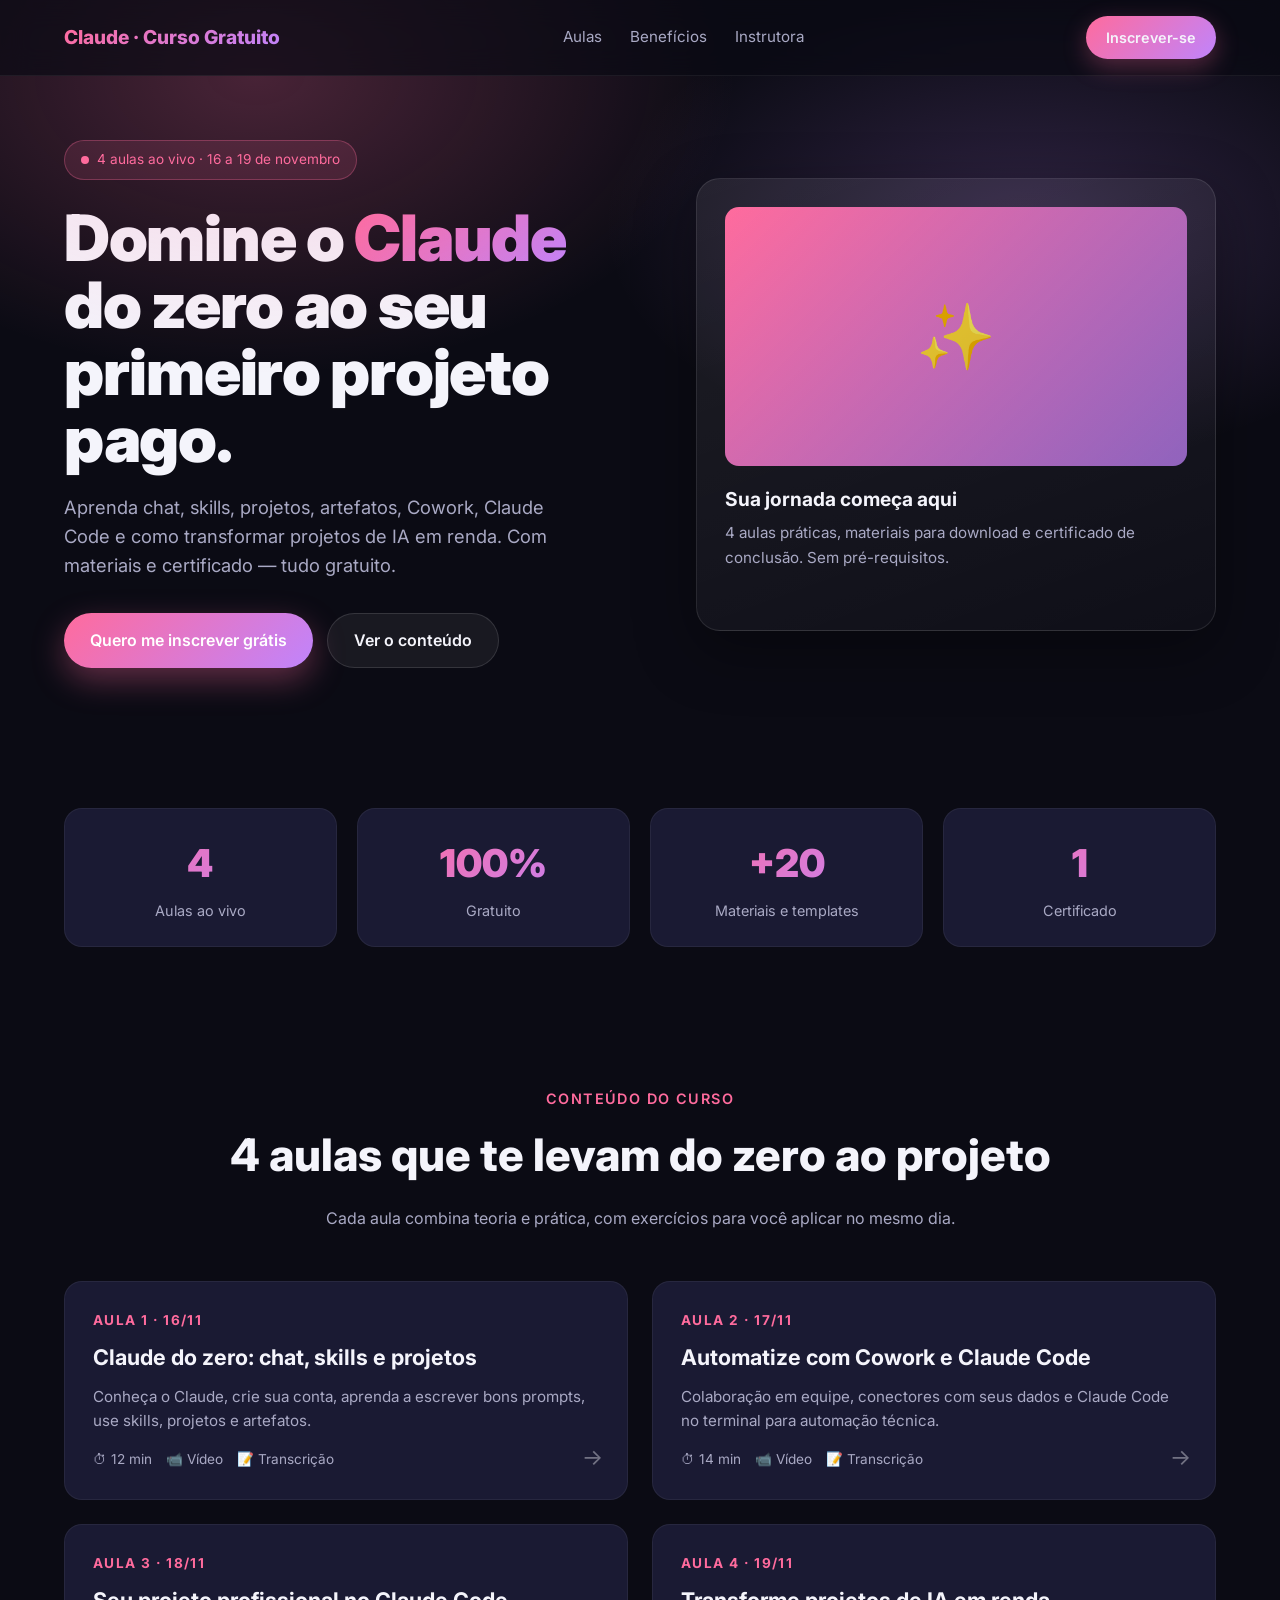
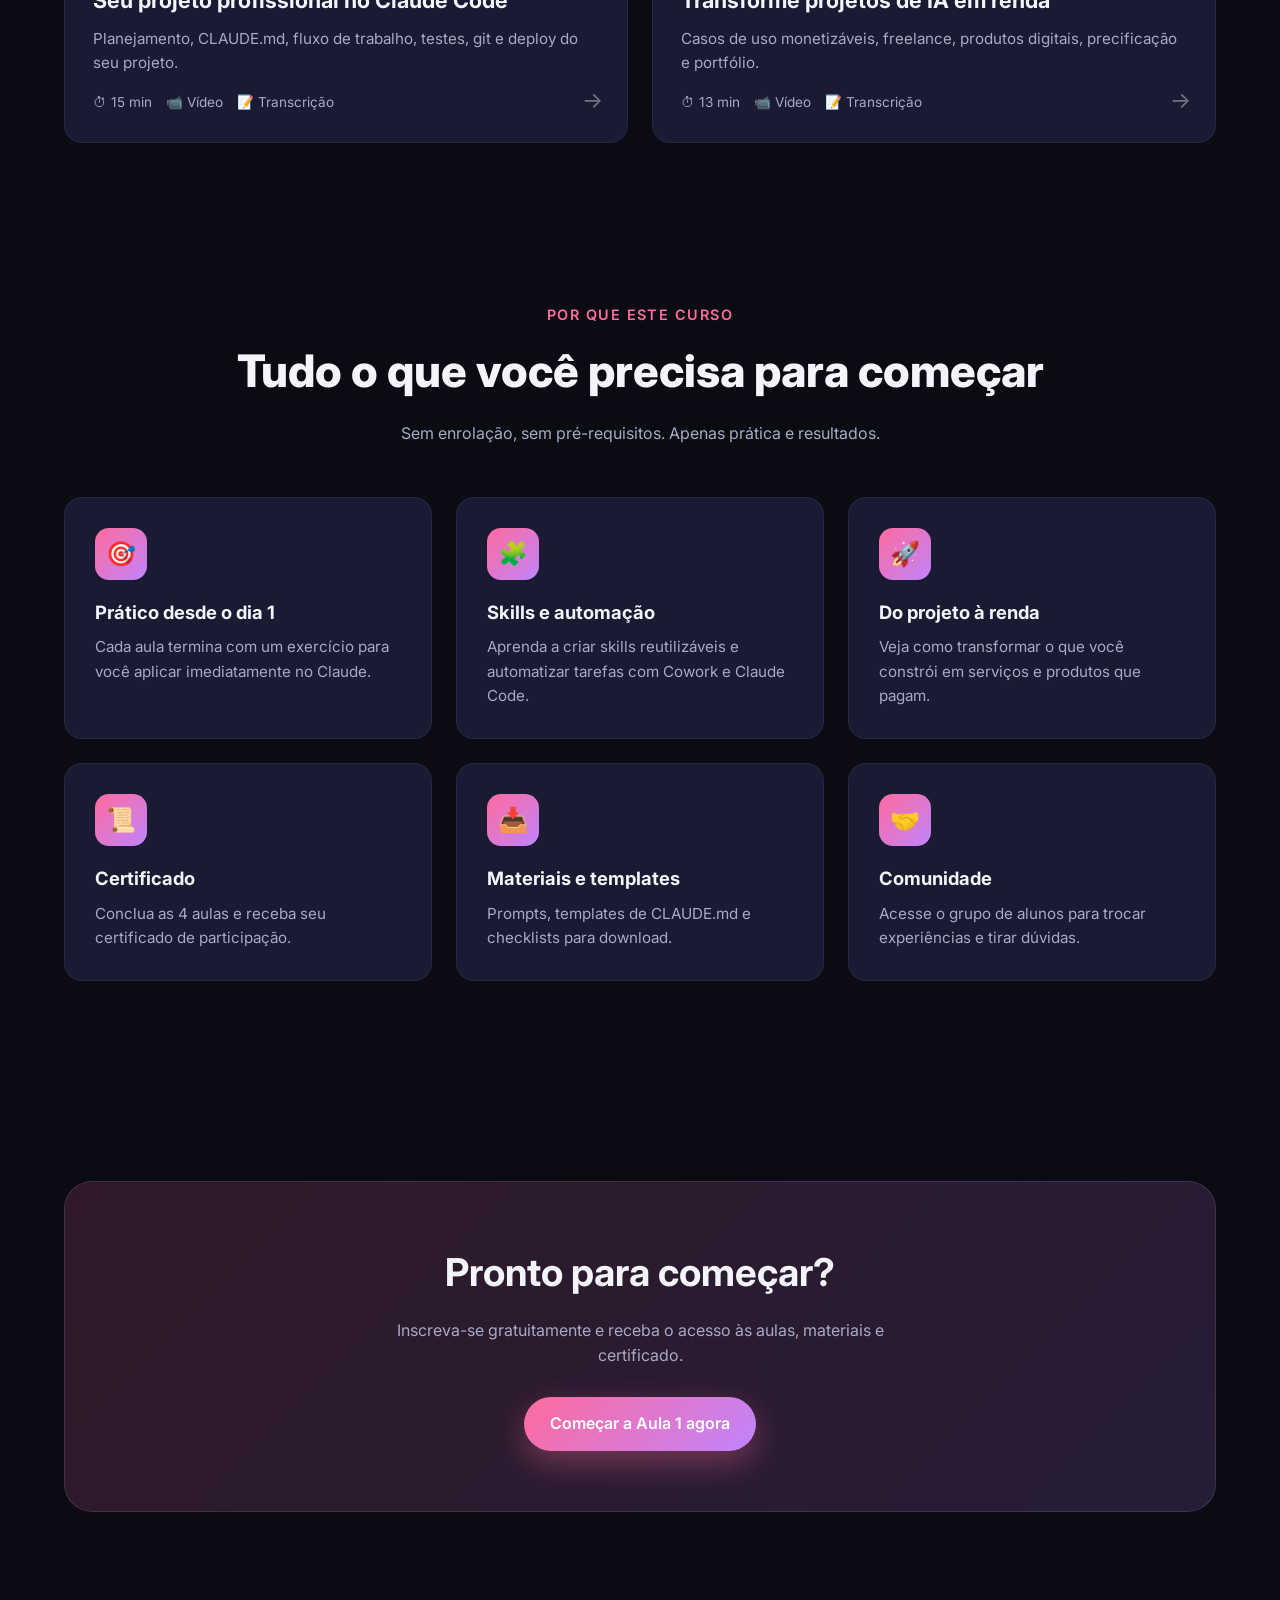
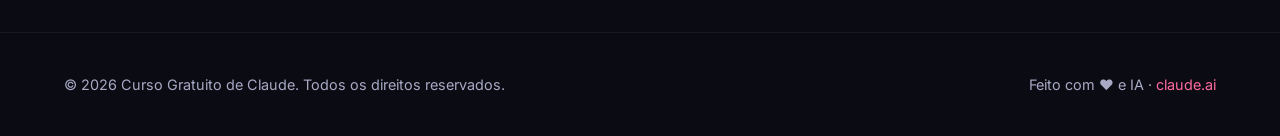
<file: index.html>
<!DOCTYPE html>
<html lang="pt-BR">
<head>
<meta charset="UTF-8">
<meta name="viewport" content="width=device-width,initial-scale=1">
<title>Curso Gratuito de Claude — Do zero ao seu primeiro projeto com IA</title>
<meta name="description" content="Curso gratuito de 4 aulas ao vivo sobre Claude: chat, skills, projetos, artefatos, Cowork, Claude Code e como transformar projetos de IA em renda. Com materiais e certificado.">
<meta name="keywords" content="curso claude, claude ai, inteligência artificial, claude code, cowork, artefatos, curso gratuito ia">
<meta name="robots" content="index,follow">
<link rel="canonical" href="https://marcosantoniosantos.github.io/curso-claude/">
<meta property="og:type" content="website">
<meta property="og:title" content="Curso Gratuito de Claude">
<meta property="og:description" content="Do zero ao seu primeiro projeto com IA. 4 aulas ao vivo, materiais e certificado.">
<meta property="og:image" content="https://marcosantoniosantos.github.io/curso-claude/assets/images/og.jpg">
<meta name="twitter:card" content="summary_large_image">
<link rel="preconnect" href="https://fonts.googleapis.com">
<link rel="preconnect" href="https://fonts.gstatic.com" crossorigin>
<link href="https://fonts.googleapis.com/css2?family=Inter:wght@400;500;600;700;800;900&family=Playfair+Display:wght@700&display=swap" rel="stylesheet">
<link rel="stylesheet" href="assets/css/style.css">
<script type="application/ld+json">
{
 "@context":"https://schema.org",
 "@type":"Course",
 "name":"Curso Gratuito de Claude",
 "description":"Curso de 4 aulas sobre Claude: do zero ao primeiro projeto profissional com IA.",
 "provider":{"@type":"Organization","name":"Curso Gratuito de Claude"},
 "hasCourseInstance":{"@type":"CourseInstance","courseMode":"online","courseWorkload":"PT4H"},
 "offers":{"@type":"Offer","price":"0","priceCurrency":"BRL"}
}
</script>
</head>
<body>
<nav>
  <div class="inner">
    <a class="logo" href="index.html">Claude · Curso Gratuito</a>
    <div class="nav-links">
      <a href="#aulas">Aulas</a>
      <a href="#beneficios">Benefícios</a>
      <a href="#instrutor">Instrutora</a>
    </div>
    <a class="nav-cta" href="#inscricao">Inscrever-se</a>
  </div>
</nav>

<section class="hero">
  <div class="container hero-grid">
    <div>
      <div class="badge"><span class="dot"></span>4 aulas ao vivo · 16 a 19 de novembro</div>
      <h1>Domine o <span class="grad">Claude</span> do zero ao seu primeiro projeto pago.</h1>
      <p>Aprenda chat, skills, projetos, artefatos, Cowork, Claude Code e como transformar projetos de IA em renda. Com materiais e certificado — tudo gratuito.</p>
      <div class="hero-actions">
        <a class="btn btn-primary" href="#inscricao">Quero me inscrever grátis</a>
        <a class="btn btn-ghost" href="#aulas">Ver o conteúdo</a>
      </div>
    </div>
    <div class="hero-card">
      <div class="thumb">✨</div>
      <h3>Sua jornada começa aqui</h3>
      <p>4 aulas práticas, materiais para download e certificado de conclusão. Sem pré-requisitos.</p>
    </div>
  </div>
</section>

<div class="container">
  <div class="stats">
    <div class="stat"><div class="num">4</div><div class="label">Aulas ao vivo</div></div>
    <div class="stat"><div class="num">100%</div><div class="label">Gratuito</div></div>
    <div class="stat"><div class="num">+20</div><div class="label">Materiais e templates</div></div>
    <div class="stat"><div class="num">1</div><div class="label">Certificado</div></div>
  </div>
</div>

<section id="aulas">
  <div class="container">
    <div class="section-head">
      <div class="eyebrow">Conteúdo do curso</div>
      <h2>4 aulas que te levam do zero ao projeto</h2>
      <p>Cada aula combina teoria e prática, com exercícios para você aplicar no mesmo dia.</p>
    </div>
    <div class="aulas-grid">
      <a class="aula-card" href="aulas/aula-1.html">
        <div class="num">AULA 1 · 16/11</div>
        <h3>Claude do zero: chat, skills e projetos</h3>
        <p>Conheça o Claude, crie sua conta, aprenda a escrever bons prompts, use skills, projetos e artefatos.</p>
        <div class="meta"><span>⏱ 12 min</span><span>📹 Vídeo</span><span>📝 Transcrição</span></div>
        <span class="arrow">→</span>
      </a>
      <a class="aula-card" href="aulas/aula-2.html">
        <div class="num">AULA 2 · 17/11</div>
        <h3>Automatize com Cowork e Claude Code</h3>
        <p>Colaboração em equipe, conectores com seus dados e Claude Code no terminal para automação técnica.</p>
        <div class="meta"><span>⏱ 14 min</span><span>📹 Vídeo</span><span>📝 Transcrição</span></div>
        <span class="arrow">→</span>
      </a>
      <a class="aula-card" href="aulas/aula-3.html">
        <div class="num">AULA 3 · 18/11</div>
        <h3>Seu projeto profissional no Claude Code</h3>
        <p>Planejamento, CLAUDE.md, fluxo de trabalho, testes, git e deploy do seu projeto.</p>
        <div class="meta"><span>⏱ 15 min</span><span>📹 Vídeo</span><span>📝 Transcrição</span></div>
        <span class="arrow">→</span>
      </a>
      <a class="aula-card" href="aulas/aula-4.html">
        <div class="num">AULA 4 · 19/11</div>
        <h3>Transforme projetos de IA em renda</h3>
        <p>Casos de uso monetizáveis, freelance, produtos digitais, precificação e portfólio.</p>
        <div class="meta"><span>⏱ 13 min</span><span>📹 Vídeo</span><span>📝 Transcrição</span></div>
        <span class="arrow">→</span>
      </a>
    </div>
  </div>
</section>

<section id="beneficios">
  <div class="container">
    <div class="section-head">
      <div class="eyebrow">Por que este curso</div>
      <h2>Tudo o que você precisa para começar</h2>
      <p>Sem enrolação, sem pré-requisitos. Apenas prática e resultados.</p>
    </div>
    <div class="features">
      <div class="feature">
        <div class="icon">🎯</div>
        <h3>Prático desde o dia 1</h3>
        <p>Cada aula termina com um exercício para você aplicar imediatamente no Claude.</p>
      </div>
      <div class="feature">
        <div class="icon">🧩</div>
        <h3>Skills e automação</h3>
        <p>Aprenda a criar skills reutilizáveis e automatizar tarefas com Cowork e Claude Code.</p>
      </div>
      <div class="feature">
        <div class="icon">🚀</div>
        <h3>Do projeto à renda</h3>
        <p>Veja como transformar o que você constrói em serviços e produtos que pagam.</p>
      </div>
      <div class="feature">
        <div class="icon">📜</div>
        <h3>Certificado</h3>
        <p>Conclua as 4 aulas e receba seu certificado de participação.</p>
      </div>
      <div class="feature">
        <div class="icon">📥</div>
        <h3>Materiais e templates</h3>
        <p>Prompts, templates de CLAUDE.md e checklists para download.</p>
      </div>
      <div class="feature">
        <div class="icon">🤝</div>
        <h3>Comunidade</h3>
        <p>Acesse o grupo de alunos para trocar experiências e tirar dúvidas.</p>
      </div>
    </div>
  </div>
</section>

<section id="inscricao">
  <div class="container">
    <div class="cta">
      <h2>Pronto para começar?</h2>
      <p>Inscreva-se gratuitamente e receba o acesso às aulas, materiais e certificado.</p>
      <a class="btn btn-primary" href="aulas/aula-1.html">Começar a Aula 1 agora</a>
    </div>
  </div>
</section>

<footer>
  <div class="container inner">
    <div>© 2026 Curso Gratuito de Claude. Todos os direitos reservados.</div>
    <div>Feito com ❤️ e IA · <a href="https://claude.ai" style="color:var(--accent)">claude.ai</a></div>
  </div>
</footer>
</body>
</html>
</file>
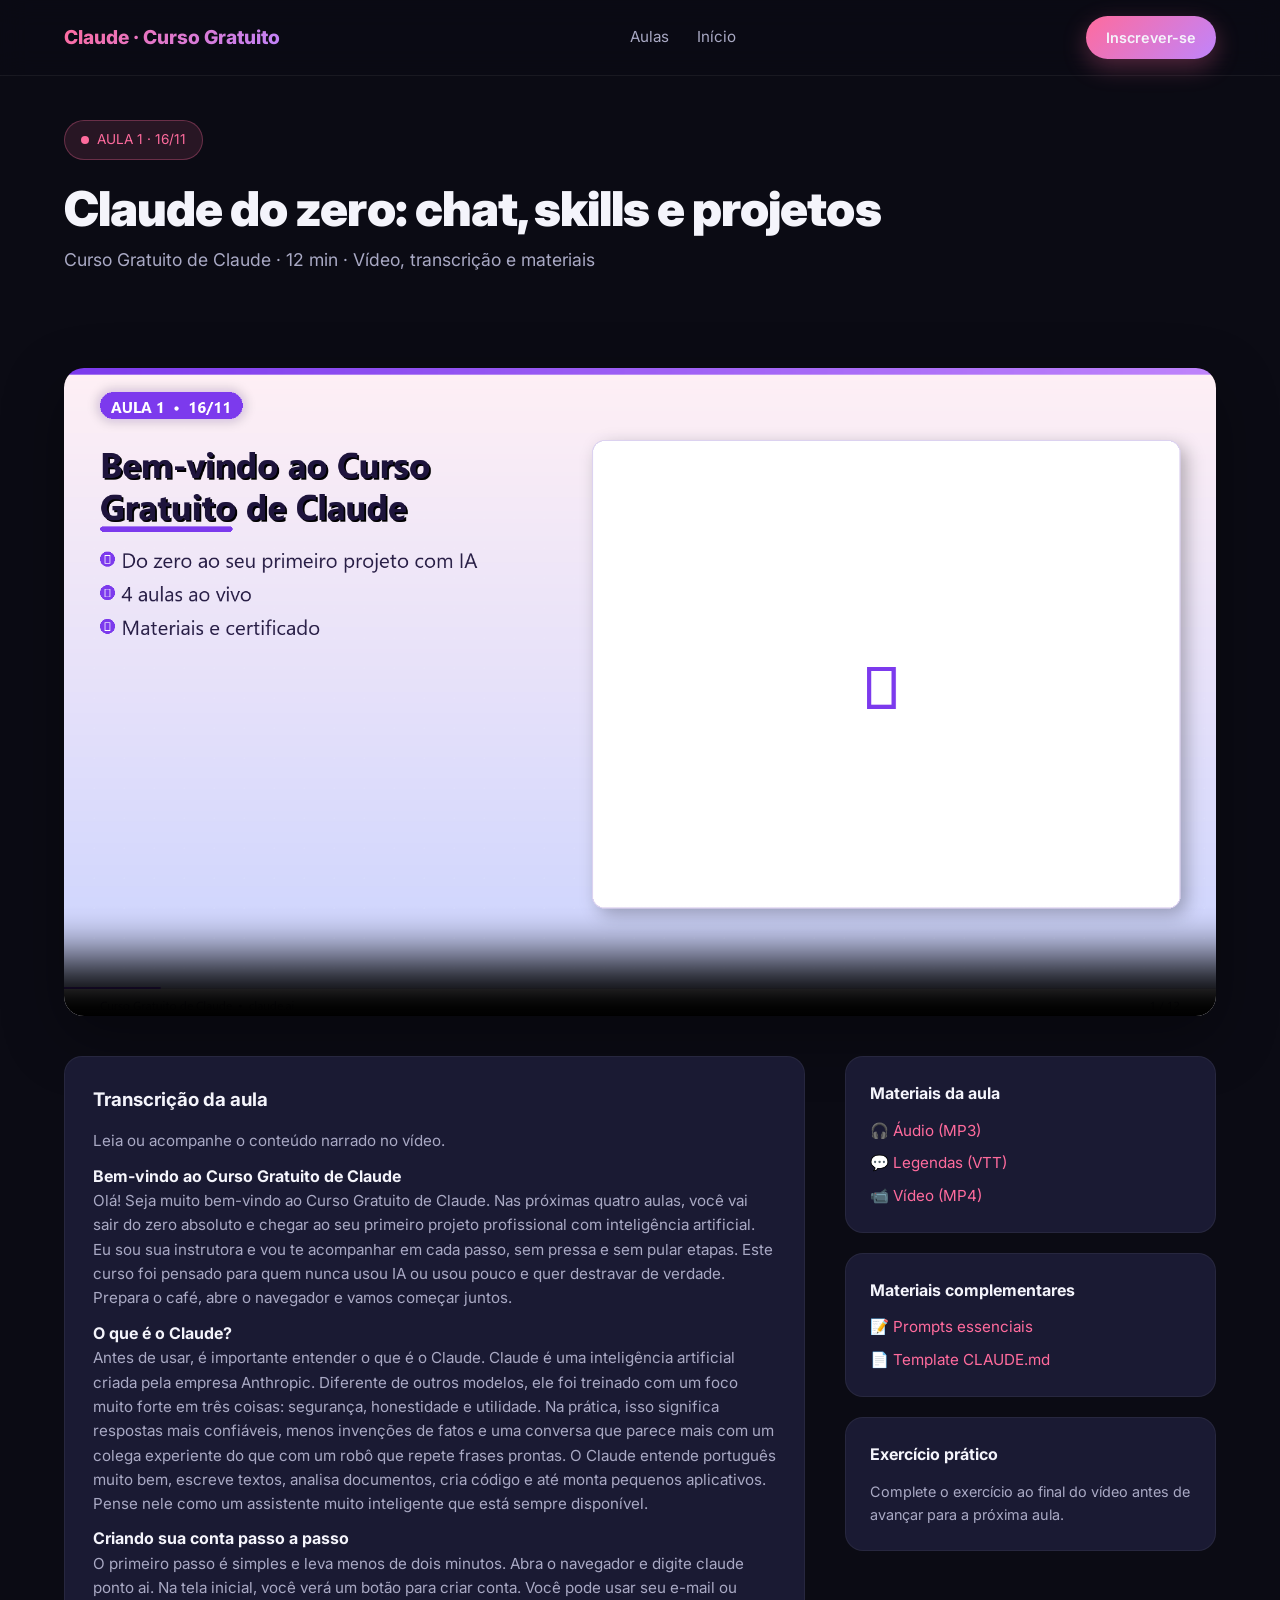
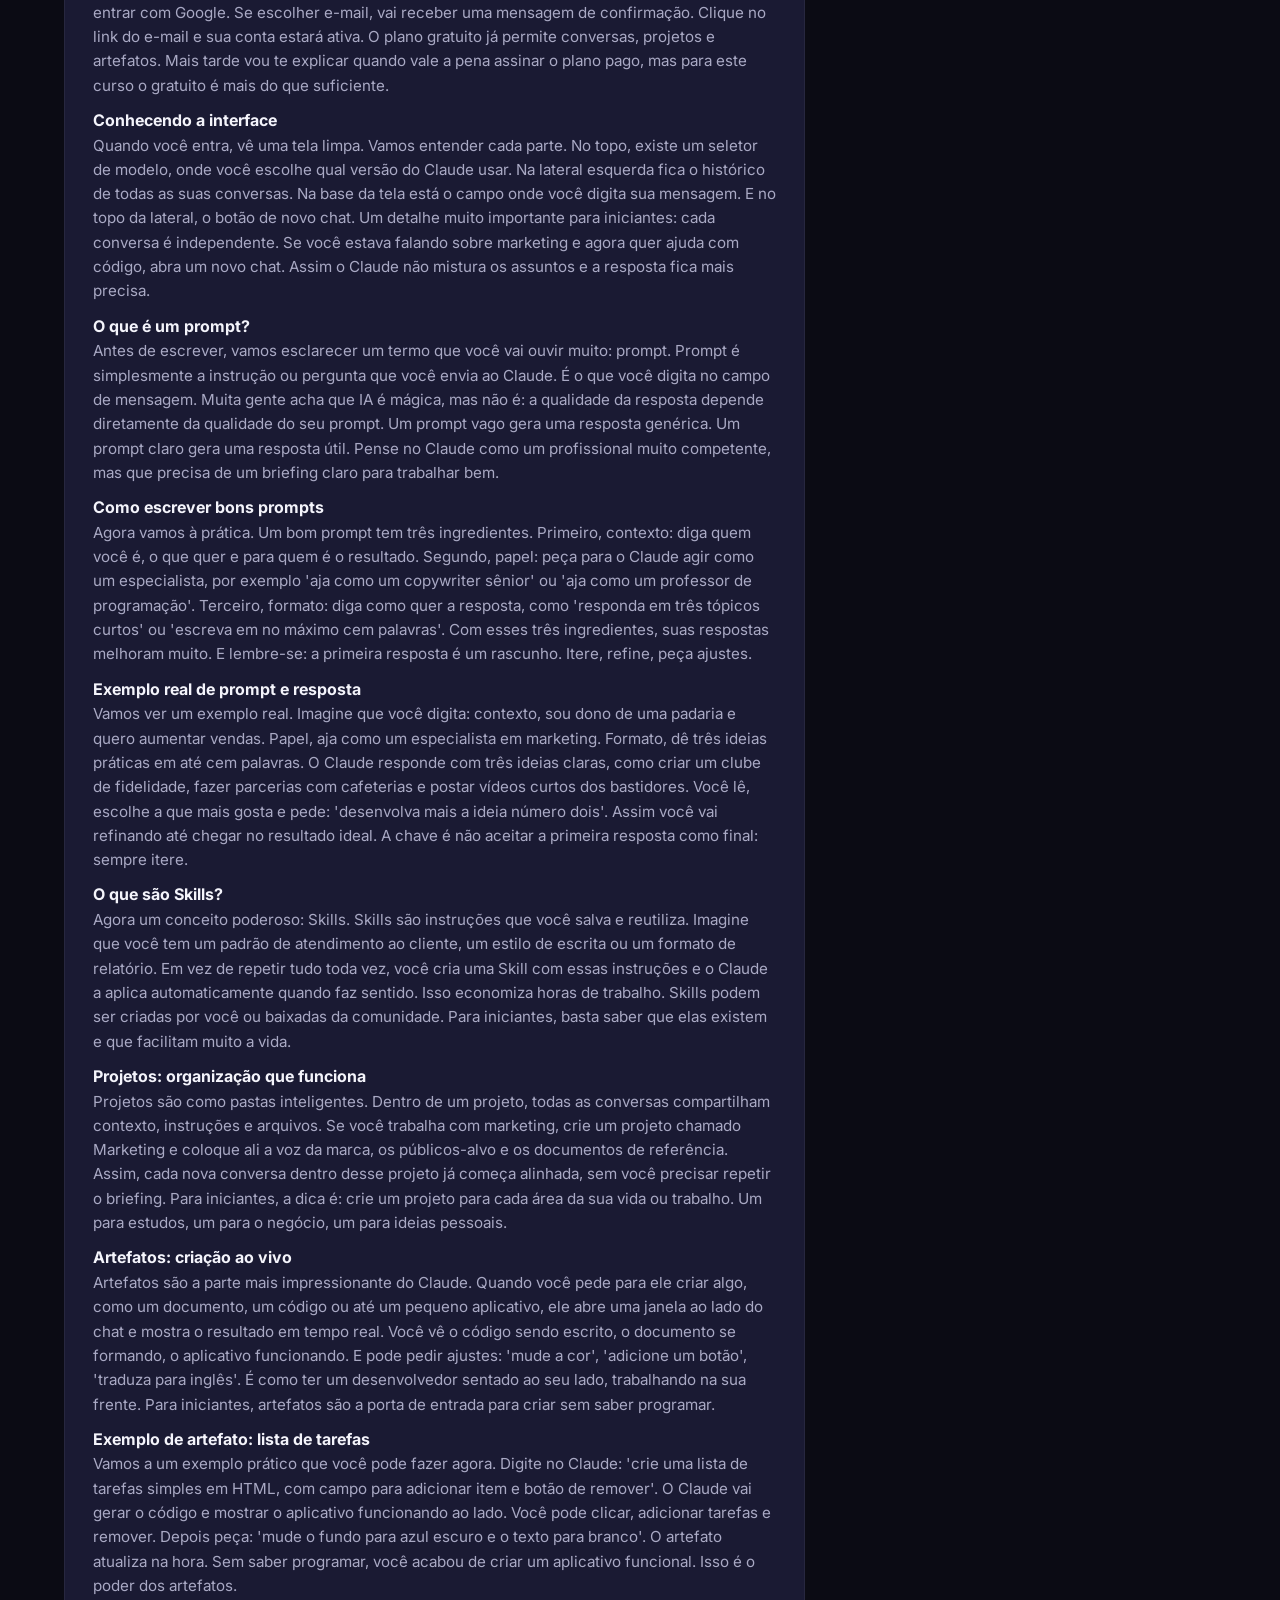
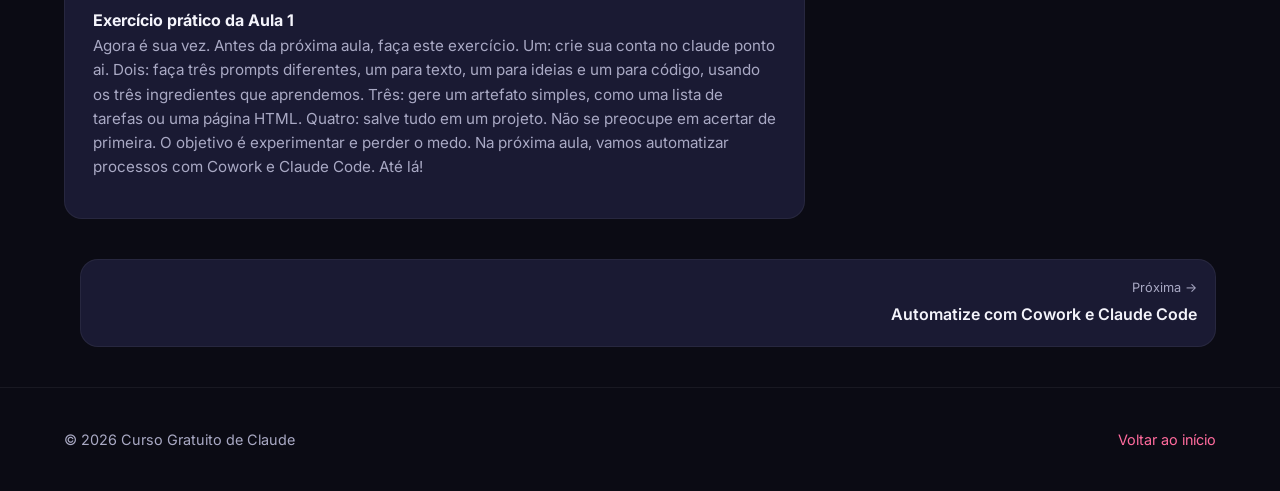
<file: aulas/aula-1.html>
<!DOCTYPE html>
<html lang="pt-BR">
<head>
<meta charset="UTF-8">
<meta name="viewport" content="width=device-width,initial-scale=1">
<title>Aula 1 — Claude do zero: chat, skills e projetos | Curso Gratuito de Claude</title>
<meta name="description" content="Claude do zero: chat, skills e projetos. Aula 1 do Curso Gratuito de Claude.">
<meta name="robots" content="index,follow">
<link rel="canonical" href="https://marcosantoniosantos.github.io/curso-claude/aulas/aula-1.html">
<link rel="preconnect" href="https://fonts.googleapis.com">
<link rel="preconnect" href="https://fonts.gstatic.com" crossorigin>
<link href="https://fonts.googleapis.com/css2?family=Inter:wght@400;500;600;700;800;900&display=swap" rel="stylesheet">
<link rel="stylesheet" href="../assets/css/style.css">
</head>
<body>
<nav>
  <div class="inner">
    <a class="logo" href="../index.html">Claude · Curso Gratuito</a>
    <div class="nav-links">
      <a href="../index.html#aulas">Aulas</a>
      <a href="../index.html">Início</a>
    </div>
    <a class="nav-cta" href="../index.html#inscricao">Inscrever-se</a>
  </div>
</nav>

<section class="aula-hero">
  <div class="container">
    <div class="badge"><span class="dot"></span>AULA 1 · 16/11</div>
    <h1>Claude do zero: chat, skills e projetos</h1>
    <p class="sub">Curso Gratuito de Claude · 12 min · Vídeo, transcrição e materiais</p>
  </div>
</section>

<div class="container">
  <div class="player-wrap">
    <video controls preload="metadata" poster="../assets/images/aula-1/slide-00.png">
      <source src="../videos/aula-1.mp4" type="video/mp4">
      <track kind="subtitles" src="../legendas/aula-1.vtt" srclang="pt" label="Português" default>
      Seu navegador não suporta vídeo HTML5.
    </video>
  </div>

  <div class="aula-body">
    <div>
      <div class="transcript">
        <h3>Transcrição da aula</h3>
        <p>Leia ou acompanhe o conteúdo narrado no vídeo.</p>
        <div class='t-slide'><strong>Bem-vindo ao Curso Gratuito de Claude</strong><p>Olá! Seja muito bem-vindo ao Curso Gratuito de Claude. Nas próximas quatro aulas, você vai sair do zero absoluto e chegar ao seu primeiro projeto profissional com inteligência artificial. Eu sou sua instrutora e vou te acompanhar em cada passo, sem pressa e sem pular etapas. Este curso foi pensado para quem nunca usou IA ou usou pouco e quer destravar de verdade. Prepara o café, abre o navegador e vamos começar juntos.</p></div>
<div class='t-slide'><strong>O que é o Claude?</strong><p>Antes de usar, é importante entender o que é o Claude. Claude é uma inteligência artificial criada pela empresa Anthropic. Diferente de outros modelos, ele foi treinado com um foco muito forte em três coisas: segurança, honestidade e utilidade. Na prática, isso significa respostas mais confiáveis, menos invenções de fatos e uma conversa que parece mais com um colega experiente do que com um robô que repete frases prontas. O Claude entende português muito bem, escreve textos, analisa documentos, cria código e até monta pequenos aplicativos. Pense nele como um assistente muito inteligente que está sempre disponível.</p></div>
<div class='t-slide'><strong>Criando sua conta passo a passo</strong><p>O primeiro passo é simples e leva menos de dois minutos. Abra o navegador e digite claude ponto ai. Na tela inicial, você verá um botão para criar conta. Você pode usar seu e-mail ou entrar com Google. Se escolher e-mail, vai receber uma mensagem de confirmação. Clique no link do e-mail e sua conta estará ativa. O plano gratuito já permite conversas, projetos e artefatos. Mais tarde vou te explicar quando vale a pena assinar o plano pago, mas para este curso o gratuito é mais do que suficiente.</p></div>
<div class='t-slide'><strong>Conhecendo a interface</strong><p>Quando você entra, vê uma tela limpa. Vamos entender cada parte. No topo, existe um seletor de modelo, onde você escolhe qual versão do Claude usar. Na lateral esquerda fica o histórico de todas as suas conversas. Na base da tela está o campo onde você digita sua mensagem. E no topo da lateral, o botão de novo chat. Um detalhe muito importante para iniciantes: cada conversa é independente. Se você estava falando sobre marketing e agora quer ajuda com código, abra um novo chat. Assim o Claude não mistura os assuntos e a resposta fica mais precisa.</p></div>
<div class='t-slide'><strong>O que é um prompt?</strong><p>Antes de escrever, vamos esclarecer um termo que você vai ouvir muito: prompt. Prompt é simplesmente a instrução ou pergunta que você envia ao Claude. É o que você digita no campo de mensagem. Muita gente acha que IA é mágica, mas não é: a qualidade da resposta depende diretamente da qualidade do seu prompt. Um prompt vago gera uma resposta genérica. Um prompt claro gera uma resposta útil. Pense no Claude como um profissional muito competente, mas que precisa de um briefing claro para trabalhar bem.</p></div>
<div class='t-slide'><strong>Como escrever bons prompts</strong><p>Agora vamos à prática. Um bom prompt tem três ingredientes. Primeiro, contexto: diga quem você é, o que quer e para quem é o resultado. Segundo, papel: peça para o Claude agir como um especialista, por exemplo 'aja como um copywriter sênior' ou 'aja como um professor de programação'. Terceiro, formato: diga como quer a resposta, como 'responda em três tópicos curtos' ou 'escreva em no máximo cem palavras'. Com esses três ingredientes, suas respostas melhoram muito. E lembre-se: a primeira resposta é um rascunho. Itere, refine, peça ajustes.</p></div>
<div class='t-slide'><strong>Exemplo real de prompt e resposta</strong><p>Vamos ver um exemplo real. Imagine que você digita: contexto, sou dono de uma padaria e quero aumentar vendas. Papel, aja como um especialista em marketing. Formato, dê três ideias práticas em até cem palavras. O Claude responde com três ideias claras, como criar um clube de fidelidade, fazer parcerias com cafeterias e postar vídeos curtos dos bastidores. Você lê, escolhe a que mais gosta e pede: 'desenvolva mais a ideia número dois'. Assim você vai refinando até chegar no resultado ideal. A chave é não aceitar a primeira resposta como final: sempre itere.</p></div>
<div class='t-slide'><strong>O que são Skills?</strong><p>Agora um conceito poderoso: Skills. Skills são instruções que você salva e reutiliza. Imagine que você tem um padrão de atendimento ao cliente, um estilo de escrita ou um formato de relatório. Em vez de repetir tudo toda vez, você cria uma Skill com essas instruções e o Claude a aplica automaticamente quando faz sentido. Isso economiza horas de trabalho. Skills podem ser criadas por você ou baixadas da comunidade. Para iniciantes, basta saber que elas existem e que facilitam muito a vida.</p></div>
<div class='t-slide'><strong>Projetos: organização que funciona</strong><p>Projetos são como pastas inteligentes. Dentro de um projeto, todas as conversas compartilham contexto, instruções e arquivos. Se você trabalha com marketing, crie um projeto chamado Marketing e coloque ali a voz da marca, os públicos-alvo e os documentos de referência. Assim, cada nova conversa dentro desse projeto já começa alinhada, sem você precisar repetir o briefing. Para iniciantes, a dica é: crie um projeto para cada área da sua vida ou trabalho. Um para estudos, um para o negócio, um para ideias pessoais.</p></div>
<div class='t-slide'><strong>Artefatos: criação ao vivo</strong><p>Artefatos são a parte mais impressionante do Claude. Quando você pede para ele criar algo, como um documento, um código ou até um pequeno aplicativo, ele abre uma janela ao lado do chat e mostra o resultado em tempo real. Você vê o código sendo escrito, o documento se formando, o aplicativo funcionando. E pode pedir ajustes: 'mude a cor', 'adicione um botão', 'traduza para inglês'. É como ter um desenvolvedor sentado ao seu lado, trabalhando na sua frente. Para iniciantes, artefatos são a porta de entrada para criar sem saber programar.</p></div>
<div class='t-slide'><strong>Exemplo de artefato: lista de tarefas</strong><p>Vamos a um exemplo prático que você pode fazer agora. Digite no Claude: 'crie uma lista de tarefas simples em HTML, com campo para adicionar item e botão de remover'. O Claude vai gerar o código e mostrar o aplicativo funcionando ao lado. Você pode clicar, adicionar tarefas e remover. Depois peça: 'mude o fundo para azul escuro e o texto para branco'. O artefato atualiza na hora. Sem saber programar, você acabou de criar um aplicativo funcional. Isso é o poder dos artefatos.</p></div>
<div class='t-slide'><strong>Exercício prático da Aula 1</strong><p>Agora é sua vez. Antes da próxima aula, faça este exercício. Um: crie sua conta no claude ponto ai. Dois: faça três prompts diferentes, um para texto, um para ideias e um para código, usando os três ingredientes que aprendemos. Três: gere um artefato simples, como uma lista de tarefas ou uma página HTML. Quatro: salve tudo em um projeto. Não se preocupe em acertar de primeira. O objetivo é experimentar e perder o medo. Na próxima aula, vamos automatizar processos com Cowork e Claude Code. Até lá!</p></div>
      </div>
    </div>
    <aside class="sidebar">
      <div class="card">
        <h4>Materiais da aula</h4>
        <a class="link" href="../audio/aula-1.mp3" download>🎧 Áudio (MP3)</a>
        <a class="link" href="../legendas/aula-1.vtt" download>💬 Legendas (VTT)</a>
        <a class="link" href="../videos/aula-1.mp4" download>📹 Vídeo (MP4)</a>
      </div>
      <div class="card">
        <h4>Materiais complementares</h4>
        <a class="link" href="../materiais/prompts-essenciais.md">📝 Prompts essenciais</a>
        <a class="link" href="../materiais/CLAUDE.md.template">📄 Template CLAUDE.md</a>
      </div>
      <div class="card">
        <h4>Exercício prático</h4>
        <p style="color:var(--muted);font-size:.9rem">Complete o exercício ao final do vídeo antes de avançar para a próxima aula.</p>
      </div>
    </aside>
  </div>

  <div class="nav-aulas">
    <div></div>
    <a href="aula-2.html" style="text-align:right"><div class="label">Próxima →</div><div class="title">Automatize com Cowork e Claude Code</div></a>
  </div>
</div>

<footer>
  <div class="container inner">
    <div>© 2026 Curso Gratuito de Claude</div>
    <div><a href="../index.html" style="color:var(--accent)">Voltar ao início</a></div>
  </div>
</footer>
</body>
</html>
</file>
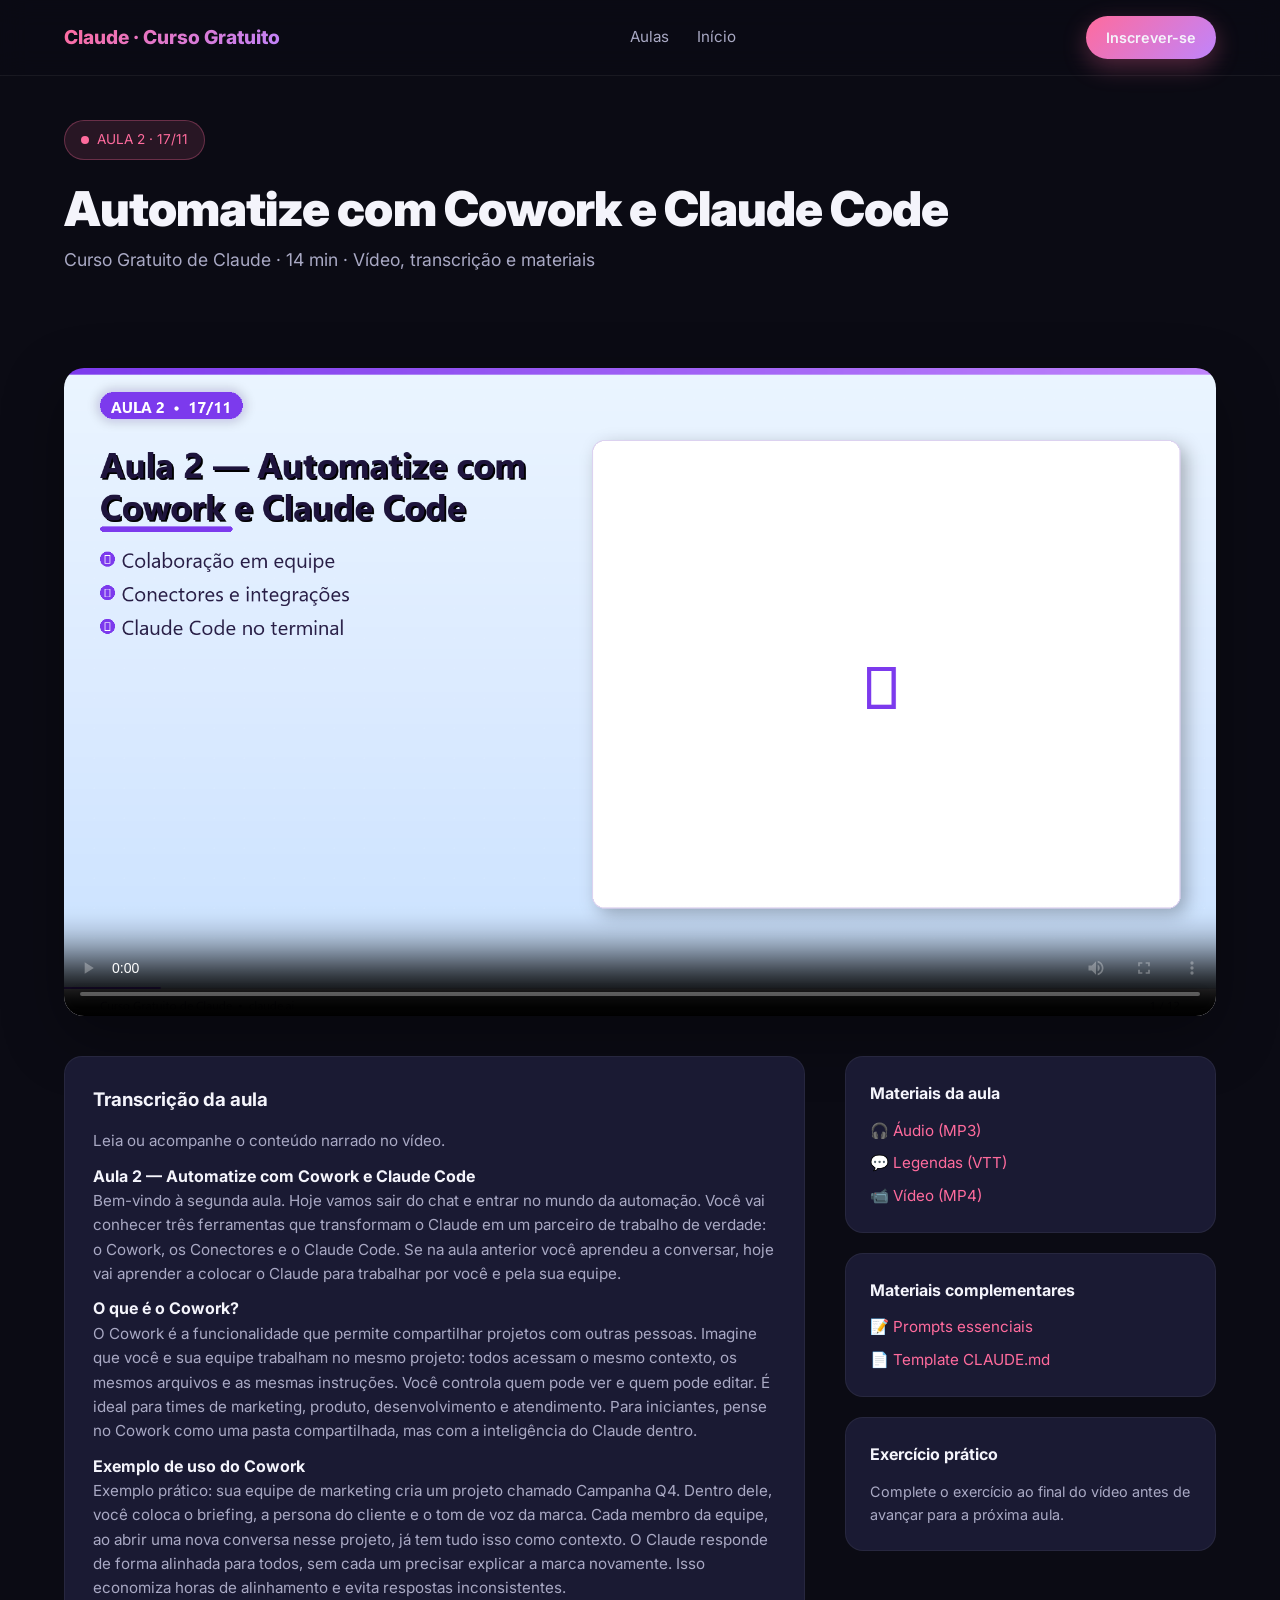
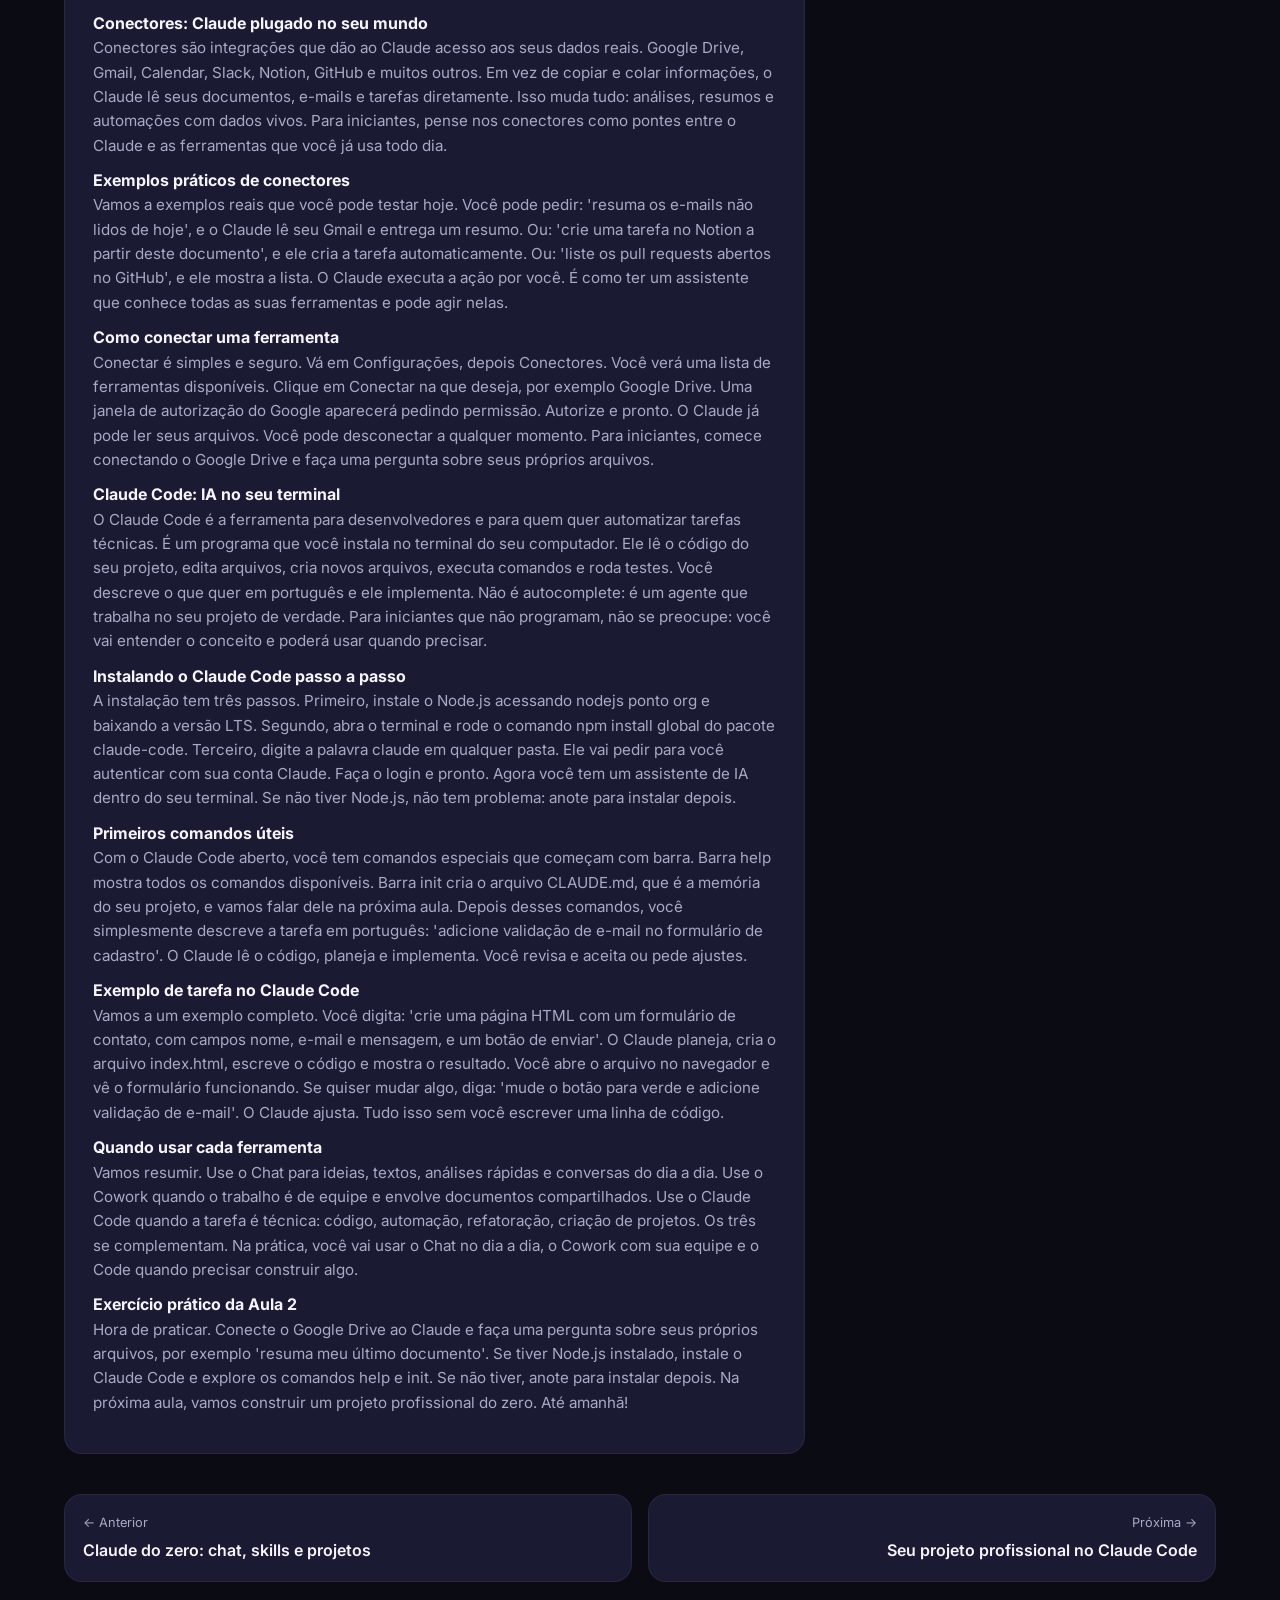
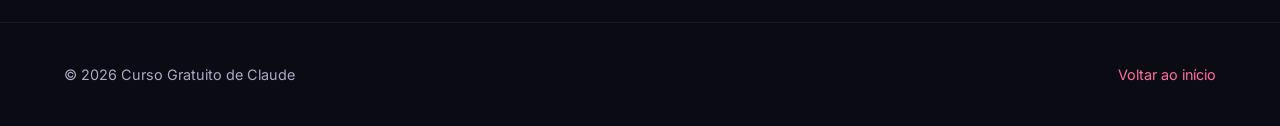
<file: aulas/aula-2.html>
<!DOCTYPE html>
<html lang="pt-BR">
<head>
<meta charset="UTF-8">
<meta name="viewport" content="width=device-width,initial-scale=1">
<title>Aula 2 — Automatize com Cowork e Claude Code | Curso Gratuito de Claude</title>
<meta name="description" content="Automatize com Cowork e Claude Code. Aula 2 do Curso Gratuito de Claude.">
<meta name="robots" content="index,follow">
<link rel="canonical" href="https://marcosantoniosantos.github.io/curso-claude/aulas/aula-2.html">
<link rel="preconnect" href="https://fonts.googleapis.com">
<link rel="preconnect" href="https://fonts.gstatic.com" crossorigin>
<link href="https://fonts.googleapis.com/css2?family=Inter:wght@400;500;600;700;800;900&display=swap" rel="stylesheet">
<link rel="stylesheet" href="../assets/css/style.css">
</head>
<body>
<nav>
  <div class="inner">
    <a class="logo" href="../index.html">Claude · Curso Gratuito</a>
    <div class="nav-links">
      <a href="../index.html#aulas">Aulas</a>
      <a href="../index.html">Início</a>
    </div>
    <a class="nav-cta" href="../index.html#inscricao">Inscrever-se</a>
  </div>
</nav>

<section class="aula-hero">
  <div class="container">
    <div class="badge"><span class="dot"></span>AULA 2 · 17/11</div>
    <h1>Automatize com Cowork e Claude Code</h1>
    <p class="sub">Curso Gratuito de Claude · 14 min · Vídeo, transcrição e materiais</p>
  </div>
</section>

<div class="container">
  <div class="player-wrap">
    <video controls preload="metadata" poster="../assets/images/aula-2/slide-00.png">
      <source src="../videos/aula-2.mp4" type="video/mp4">
      <track kind="subtitles" src="../legendas/aula-2.vtt" srclang="pt" label="Português" default>
      Seu navegador não suporta vídeo HTML5.
    </video>
  </div>

  <div class="aula-body">
    <div>
      <div class="transcript">
        <h3>Transcrição da aula</h3>
        <p>Leia ou acompanhe o conteúdo narrado no vídeo.</p>
        <div class='t-slide'><strong>Aula 2 — Automatize com Cowork e Claude Code</strong><p>Bem-vindo à segunda aula. Hoje vamos sair do chat e entrar no mundo da automação. Você vai conhecer três ferramentas que transformam o Claude em um parceiro de trabalho de verdade: o Cowork, os Conectores e o Claude Code. Se na aula anterior você aprendeu a conversar, hoje vai aprender a colocar o Claude para trabalhar por você e pela sua equipe.</p></div>
<div class='t-slide'><strong>O que é o Cowork?</strong><p>O Cowork é a funcionalidade que permite compartilhar projetos com outras pessoas. Imagine que você e sua equipe trabalham no mesmo projeto: todos acessam o mesmo contexto, os mesmos arquivos e as mesmas instruções. Você controla quem pode ver e quem pode editar. É ideal para times de marketing, produto, desenvolvimento e atendimento. Para iniciantes, pense no Cowork como uma pasta compartilhada, mas com a inteligência do Claude dentro.</p></div>
<div class='t-slide'><strong>Exemplo de uso do Cowork</strong><p>Exemplo prático: sua equipe de marketing cria um projeto chamado Campanha Q4. Dentro dele, você coloca o briefing, a persona do cliente e o tom de voz da marca. Cada membro da equipe, ao abrir uma nova conversa nesse projeto, já tem tudo isso como contexto. O Claude responde de forma alinhada para todos, sem cada um precisar explicar a marca novamente. Isso economiza horas de alinhamento e evita respostas inconsistentes.</p></div>
<div class='t-slide'><strong>Conectores: Claude plugado no seu mundo</strong><p>Conectores são integrações que dão ao Claude acesso aos seus dados reais. Google Drive, Gmail, Calendar, Slack, Notion, GitHub e muitos outros. Em vez de copiar e colar informações, o Claude lê seus documentos, e-mails e tarefas diretamente. Isso muda tudo: análises, resumos e automações com dados vivos. Para iniciantes, pense nos conectores como pontes entre o Claude e as ferramentas que você já usa todo dia.</p></div>
<div class='t-slide'><strong>Exemplos práticos de conectores</strong><p>Vamos a exemplos reais que você pode testar hoje. Você pode pedir: 'resuma os e-mails não lidos de hoje', e o Claude lê seu Gmail e entrega um resumo. Ou: 'crie uma tarefa no Notion a partir deste documento', e ele cria a tarefa automaticamente. Ou: 'liste os pull requests abertos no GitHub', e ele mostra a lista. O Claude executa a ação por você. É como ter um assistente que conhece todas as suas ferramentas e pode agir nelas.</p></div>
<div class='t-slide'><strong>Como conectar uma ferramenta</strong><p>Conectar é simples e seguro. Vá em Configurações, depois Conectores. Você verá uma lista de ferramentas disponíveis. Clique em Conectar na que deseja, por exemplo Google Drive. Uma janela de autorização do Google aparecerá pedindo permissão. Autorize e pronto. O Claude já pode ler seus arquivos. Você pode desconectar a qualquer momento. Para iniciantes, comece conectando o Google Drive e faça uma pergunta sobre seus próprios arquivos.</p></div>
<div class='t-slide'><strong>Claude Code: IA no seu terminal</strong><p>O Claude Code é a ferramenta para desenvolvedores e para quem quer automatizar tarefas técnicas. É um programa que você instala no terminal do seu computador. Ele lê o código do seu projeto, edita arquivos, cria novos arquivos, executa comandos e roda testes. Você descreve o que quer em português e ele implementa. Não é autocomplete: é um agente que trabalha no seu projeto de verdade. Para iniciantes que não programam, não se preocupe: você vai entender o conceito e poderá usar quando precisar.</p></div>
<div class='t-slide'><strong>Instalando o Claude Code passo a passo</strong><p>A instalação tem três passos. Primeiro, instale o Node.js acessando nodejs ponto org e baixando a versão LTS. Segundo, abra o terminal e rode o comando npm install global do pacote claude-code. Terceiro, digite a palavra claude em qualquer pasta. Ele vai pedir para você autenticar com sua conta Claude. Faça o login e pronto. Agora você tem um assistente de IA dentro do seu terminal. Se não tiver Node.js, não tem problema: anote para instalar depois.</p></div>
<div class='t-slide'><strong>Primeiros comandos úteis</strong><p>Com o Claude Code aberto, você tem comandos especiais que começam com barra. Barra help mostra todos os comandos disponíveis. Barra init cria o arquivo CLAUDE.md, que é a memória do seu projeto, e vamos falar dele na próxima aula. Depois desses comandos, você simplesmente descreve a tarefa em português: 'adicione validação de e-mail no formulário de cadastro'. O Claude lê o código, planeja e implementa. Você revisa e aceita ou pede ajustes.</p></div>
<div class='t-slide'><strong>Exemplo de tarefa no Claude Code</strong><p>Vamos a um exemplo completo. Você digita: 'crie uma página HTML com um formulário de contato, com campos nome, e-mail e mensagem, e um botão de enviar'. O Claude planeja, cria o arquivo index.html, escreve o código e mostra o resultado. Você abre o arquivo no navegador e vê o formulário funcionando. Se quiser mudar algo, diga: 'mude o botão para verde e adicione validação de e-mail'. O Claude ajusta. Tudo isso sem você escrever uma linha de código.</p></div>
<div class='t-slide'><strong>Quando usar cada ferramenta</strong><p>Vamos resumir. Use o Chat para ideias, textos, análises rápidas e conversas do dia a dia. Use o Cowork quando o trabalho é de equipe e envolve documentos compartilhados. Use o Claude Code quando a tarefa é técnica: código, automação, refatoração, criação de projetos. Os três se complementam. Na prática, você vai usar o Chat no dia a dia, o Cowork com sua equipe e o Code quando precisar construir algo.</p></div>
<div class='t-slide'><strong>Exercício prático da Aula 2</strong><p>Hora de praticar. Conecte o Google Drive ao Claude e faça uma pergunta sobre seus próprios arquivos, por exemplo 'resuma meu último documento'. Se tiver Node.js instalado, instale o Claude Code e explore os comandos help e init. Se não tiver, anote para instalar depois. Na próxima aula, vamos construir um projeto profissional do zero. Até amanhã!</p></div>
      </div>
    </div>
    <aside class="sidebar">
      <div class="card">
        <h4>Materiais da aula</h4>
        <a class="link" href="../audio/aula-2.mp3" download>🎧 Áudio (MP3)</a>
        <a class="link" href="../legendas/aula-2.vtt" download>💬 Legendas (VTT)</a>
        <a class="link" href="../videos/aula-2.mp4" download>📹 Vídeo (MP4)</a>
      </div>
      <div class="card">
        <h4>Materiais complementares</h4>
        <a class="link" href="../materiais/prompts-essenciais.md">📝 Prompts essenciais</a>
        <a class="link" href="../materiais/CLAUDE.md.template">📄 Template CLAUDE.md</a>
      </div>
      <div class="card">
        <h4>Exercício prático</h4>
        <p style="color:var(--muted);font-size:.9rem">Complete o exercício ao final do vídeo antes de avançar para a próxima aula.</p>
      </div>
    </aside>
  </div>

  <div class="nav-aulas">
    <a href="aula-1.html"><div class="label">← Anterior</div><div class="title">Claude do zero: chat, skills e projetos</div></a>
    <a href="aula-3.html" style="text-align:right"><div class="label">Próxima →</div><div class="title">Seu projeto profissional no Claude Code</div></a>
  </div>
</div>

<footer>
  <div class="container inner">
    <div>© 2026 Curso Gratuito de Claude</div>
    <div><a href="../index.html" style="color:var(--accent)">Voltar ao início</a></div>
  </div>
</footer>
</body>
</html>
</file>
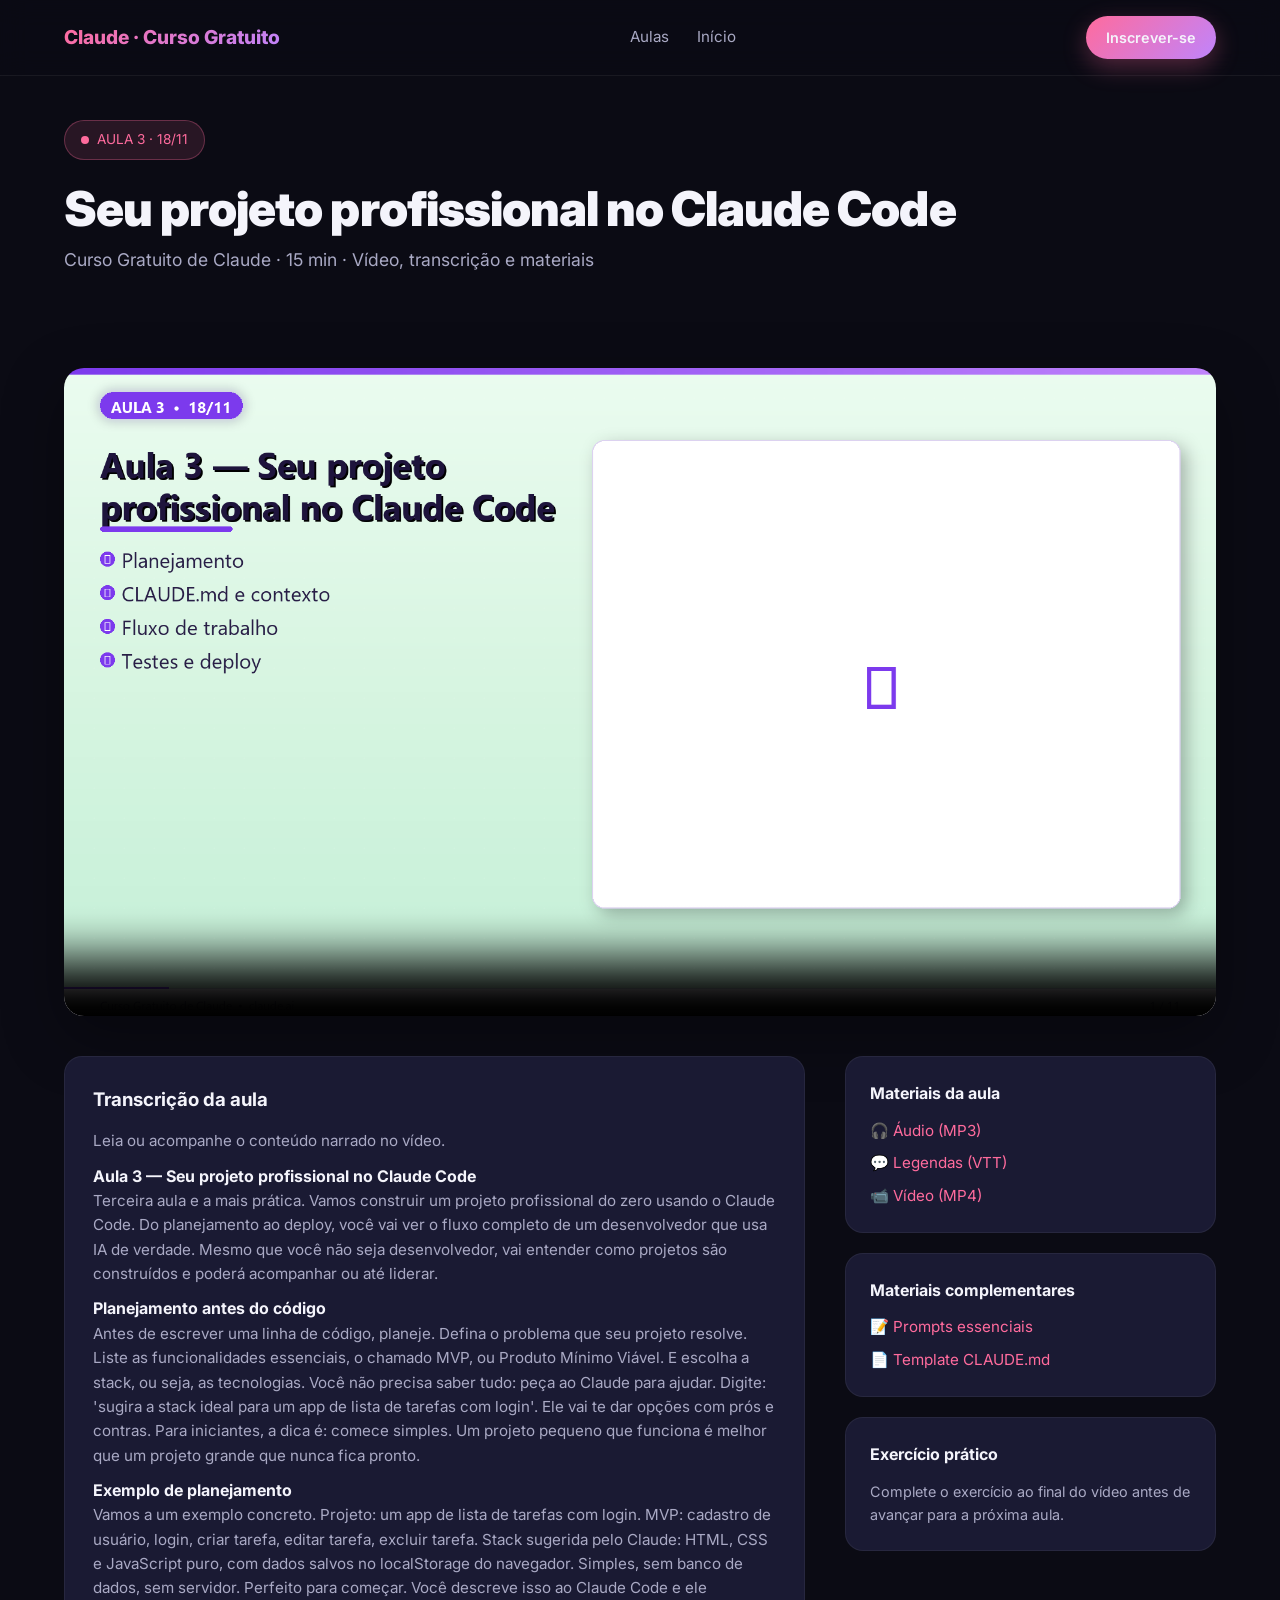
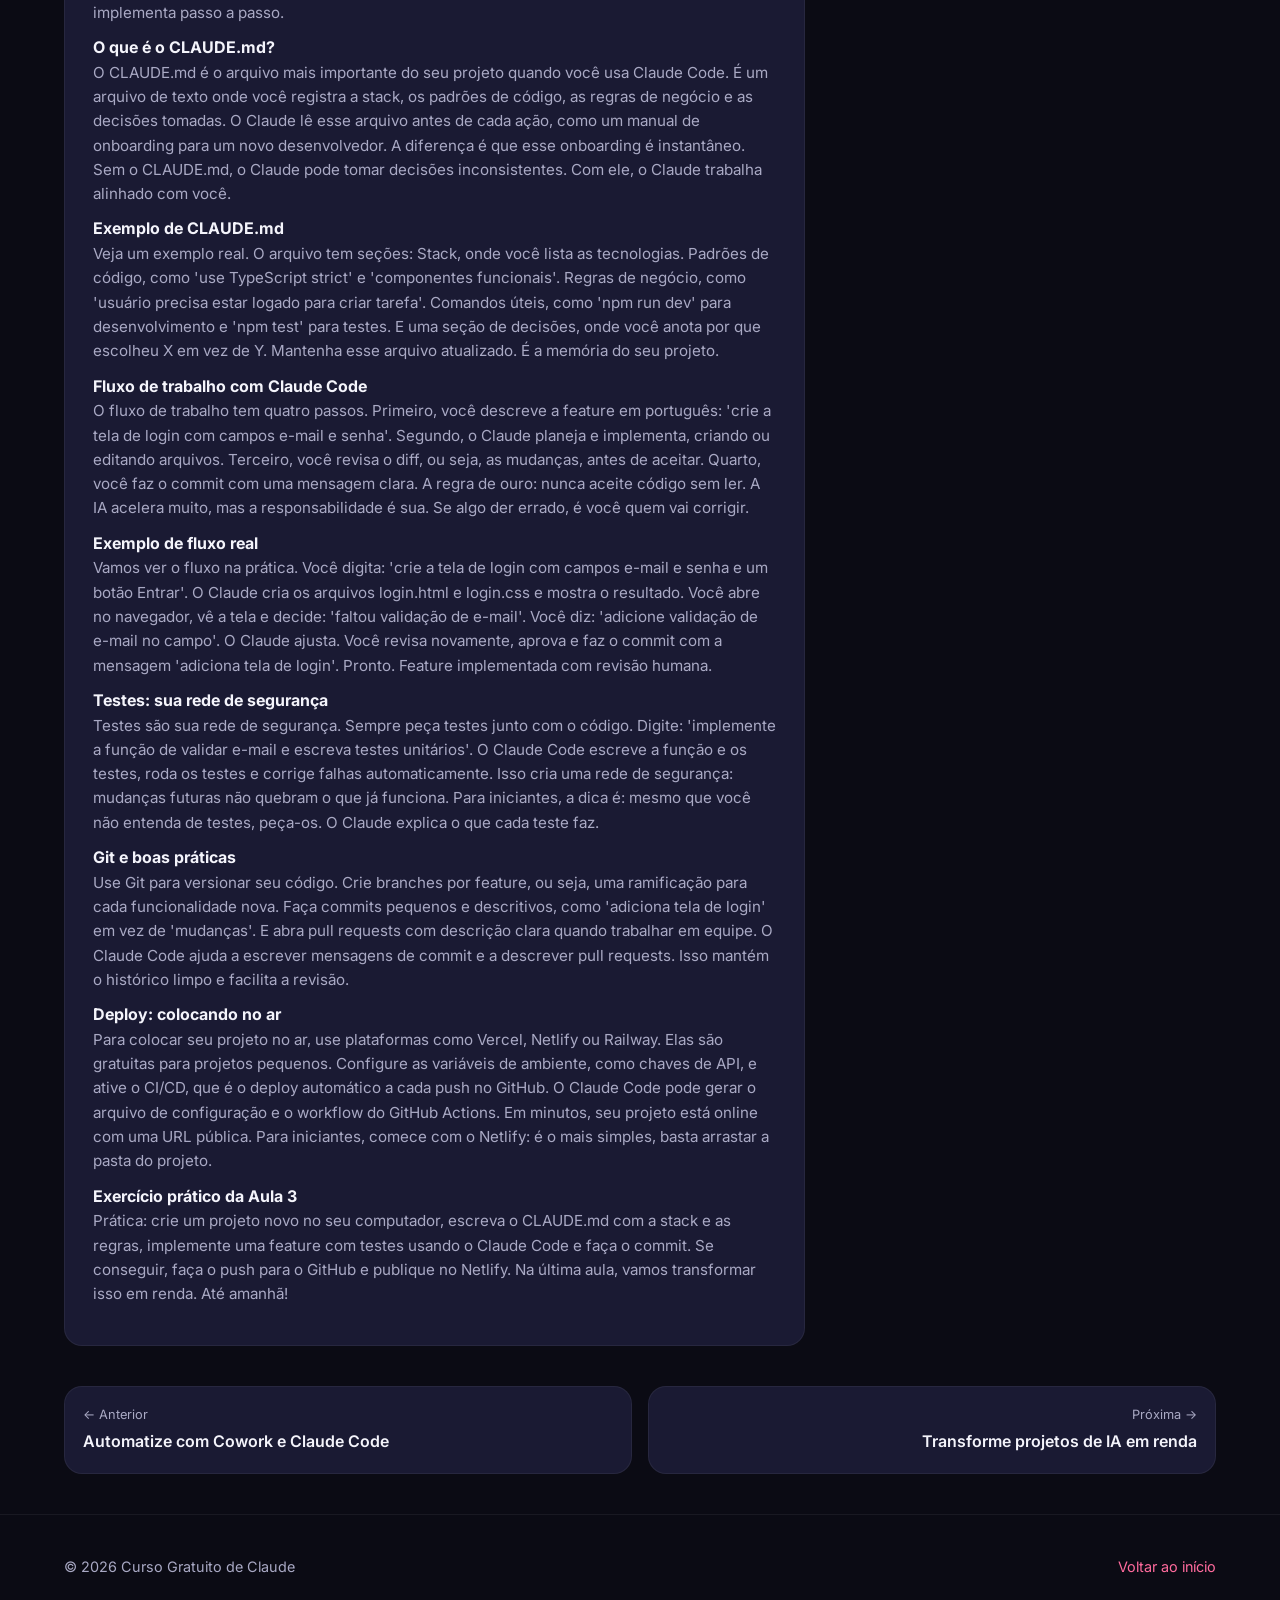
<file: aulas/aula-3.html>
<!DOCTYPE html>
<html lang="pt-BR">
<head>
<meta charset="UTF-8">
<meta name="viewport" content="width=device-width,initial-scale=1">
<title>Aula 3 — Seu projeto profissional no Claude Code | Curso Gratuito de Claude</title>
<meta name="description" content="Seu projeto profissional no Claude Code. Aula 3 do Curso Gratuito de Claude.">
<meta name="robots" content="index,follow">
<link rel="canonical" href="https://marcosantoniosantos.github.io/curso-claude/aulas/aula-3.html">
<link rel="preconnect" href="https://fonts.googleapis.com">
<link rel="preconnect" href="https://fonts.gstatic.com" crossorigin>
<link href="https://fonts.googleapis.com/css2?family=Inter:wght@400;500;600;700;800;900&display=swap" rel="stylesheet">
<link rel="stylesheet" href="../assets/css/style.css">
</head>
<body>
<nav>
  <div class="inner">
    <a class="logo" href="../index.html">Claude · Curso Gratuito</a>
    <div class="nav-links">
      <a href="../index.html#aulas">Aulas</a>
      <a href="../index.html">Início</a>
    </div>
    <a class="nav-cta" href="../index.html#inscricao">Inscrever-se</a>
  </div>
</nav>

<section class="aula-hero">
  <div class="container">
    <div class="badge"><span class="dot"></span>AULA 3 · 18/11</div>
    <h1>Seu projeto profissional no Claude Code</h1>
    <p class="sub">Curso Gratuito de Claude · 15 min · Vídeo, transcrição e materiais</p>
  </div>
</section>

<div class="container">
  <div class="player-wrap">
    <video controls preload="metadata" poster="../assets/images/aula-3/slide-00.png">
      <source src="../videos/aula-3.mp4" type="video/mp4">
      <track kind="subtitles" src="../legendas/aula-3.vtt" srclang="pt" label="Português" default>
      Seu navegador não suporta vídeo HTML5.
    </video>
  </div>

  <div class="aula-body">
    <div>
      <div class="transcript">
        <h3>Transcrição da aula</h3>
        <p>Leia ou acompanhe o conteúdo narrado no vídeo.</p>
        <div class='t-slide'><strong>Aula 3 — Seu projeto profissional no Claude Code</strong><p>Terceira aula e a mais prática. Vamos construir um projeto profissional do zero usando o Claude Code. Do planejamento ao deploy, você vai ver o fluxo completo de um desenvolvedor que usa IA de verdade. Mesmo que você não seja desenvolvedor, vai entender como projetos são construídos e poderá acompanhar ou até liderar.</p></div>
<div class='t-slide'><strong>Planejamento antes do código</strong><p>Antes de escrever uma linha de código, planeje. Defina o problema que seu projeto resolve. Liste as funcionalidades essenciais, o chamado MVP, ou Produto Mínimo Viável. E escolha a stack, ou seja, as tecnologias. Você não precisa saber tudo: peça ao Claude para ajudar. Digite: 'sugira a stack ideal para um app de lista de tarefas com login'. Ele vai te dar opções com prós e contras. Para iniciantes, a dica é: comece simples. Um projeto pequeno que funciona é melhor que um projeto grande que nunca fica pronto.</p></div>
<div class='t-slide'><strong>Exemplo de planejamento</strong><p>Vamos a um exemplo concreto. Projeto: um app de lista de tarefas com login. MVP: cadastro de usuário, login, criar tarefa, editar tarefa, excluir tarefa. Stack sugerida pelo Claude: HTML, CSS e JavaScript puro, com dados salvos no localStorage do navegador. Simples, sem banco de dados, sem servidor. Perfeito para começar. Você descreve isso ao Claude Code e ele implementa passo a passo.</p></div>
<div class='t-slide'><strong>O que é o CLAUDE.md?</strong><p>O CLAUDE.md é o arquivo mais importante do seu projeto quando você usa Claude Code. É um arquivo de texto onde você registra a stack, os padrões de código, as regras de negócio e as decisões tomadas. O Claude lê esse arquivo antes de cada ação, como um manual de onboarding para um novo desenvolvedor. A diferença é que esse onboarding é instantâneo. Sem o CLAUDE.md, o Claude pode tomar decisões inconsistentes. Com ele, o Claude trabalha alinhado com você.</p></div>
<div class='t-slide'><strong>Exemplo de CLAUDE.md</strong><p>Veja um exemplo real. O arquivo tem seções: Stack, onde você lista as tecnologias. Padrões de código, como 'use TypeScript strict' e 'componentes funcionais'. Regras de negócio, como 'usuário precisa estar logado para criar tarefa'. Comandos úteis, como 'npm run dev' para desenvolvimento e 'npm test' para testes. E uma seção de decisões, onde você anota por que escolheu X em vez de Y. Mantenha esse arquivo atualizado. É a memória do seu projeto.</p></div>
<div class='t-slide'><strong>Fluxo de trabalho com Claude Code</strong><p>O fluxo de trabalho tem quatro passos. Primeiro, você descreve a feature em português: 'crie a tela de login com campos e-mail e senha'. Segundo, o Claude planeja e implementa, criando ou editando arquivos. Terceiro, você revisa o diff, ou seja, as mudanças, antes de aceitar. Quarto, você faz o commit com uma mensagem clara. A regra de ouro: nunca aceite código sem ler. A IA acelera muito, mas a responsabilidade é sua. Se algo der errado, é você quem vai corrigir.</p></div>
<div class='t-slide'><strong>Exemplo de fluxo real</strong><p>Vamos ver o fluxo na prática. Você digita: 'crie a tela de login com campos e-mail e senha e um botão Entrar'. O Claude cria os arquivos login.html e login.css e mostra o resultado. Você abre no navegador, vê a tela e decide: 'faltou validação de e-mail'. Você diz: 'adicione validação de e-mail no campo'. O Claude ajusta. Você revisa novamente, aprova e faz o commit com a mensagem 'adiciona tela de login'. Pronto. Feature implementada com revisão humana.</p></div>
<div class='t-slide'><strong>Testes: sua rede de segurança</strong><p>Testes são sua rede de segurança. Sempre peça testes junto com o código. Digite: 'implemente a função de validar e-mail e escreva testes unitários'. O Claude Code escreve a função e os testes, roda os testes e corrige falhas automaticamente. Isso cria uma rede de segurança: mudanças futuras não quebram o que já funciona. Para iniciantes, a dica é: mesmo que você não entenda de testes, peça-os. O Claude explica o que cada teste faz.</p></div>
<div class='t-slide'><strong>Git e boas práticas</strong><p>Use Git para versionar seu código. Crie branches por feature, ou seja, uma ramificação para cada funcionalidade nova. Faça commits pequenos e descritivos, como 'adiciona tela de login' em vez de 'mudanças'. E abra pull requests com descrição clara quando trabalhar em equipe. O Claude Code ajuda a escrever mensagens de commit e a descrever pull requests. Isso mantém o histórico limpo e facilita a revisão.</p></div>
<div class='t-slide'><strong>Deploy: colocando no ar</strong><p>Para colocar seu projeto no ar, use plataformas como Vercel, Netlify ou Railway. Elas são gratuitas para projetos pequenos. Configure as variáveis de ambiente, como chaves de API, e ative o CI/CD, que é o deploy automático a cada push no GitHub. O Claude Code pode gerar o arquivo de configuração e o workflow do GitHub Actions. Em minutos, seu projeto está online com uma URL pública. Para iniciantes, comece com o Netlify: é o mais simples, basta arrastar a pasta do projeto.</p></div>
<div class='t-slide'><strong>Exercício prático da Aula 3</strong><p>Prática: crie um projeto novo no seu computador, escreva o CLAUDE.md com a stack e as regras, implemente uma feature com testes usando o Claude Code e faça o commit. Se conseguir, faça o push para o GitHub e publique no Netlify. Na última aula, vamos transformar isso em renda. Até amanhã!</p></div>
      </div>
    </div>
    <aside class="sidebar">
      <div class="card">
        <h4>Materiais da aula</h4>
        <a class="link" href="../audio/aula-3.mp3" download>🎧 Áudio (MP3)</a>
        <a class="link" href="../legendas/aula-3.vtt" download>💬 Legendas (VTT)</a>
        <a class="link" href="../videos/aula-3.mp4" download>📹 Vídeo (MP4)</a>
      </div>
      <div class="card">
        <h4>Materiais complementares</h4>
        <a class="link" href="../materiais/prompts-essenciais.md">📝 Prompts essenciais</a>
        <a class="link" href="../materiais/CLAUDE.md.template">📄 Template CLAUDE.md</a>
      </div>
      <div class="card">
        <h4>Exercício prático</h4>
        <p style="color:var(--muted);font-size:.9rem">Complete o exercício ao final do vídeo antes de avançar para a próxima aula.</p>
      </div>
    </aside>
  </div>

  <div class="nav-aulas">
    <a href="aula-2.html"><div class="label">← Anterior</div><div class="title">Automatize com Cowork e Claude Code</div></a>
    <a href="aula-4.html" style="text-align:right"><div class="label">Próxima →</div><div class="title">Transforme projetos de IA em renda</div></a>
  </div>
</div>

<footer>
  <div class="container inner">
    <div>© 2026 Curso Gratuito de Claude</div>
    <div><a href="../index.html" style="color:var(--accent)">Voltar ao início</a></div>
  </div>
</footer>
</body>
</html>
</file>
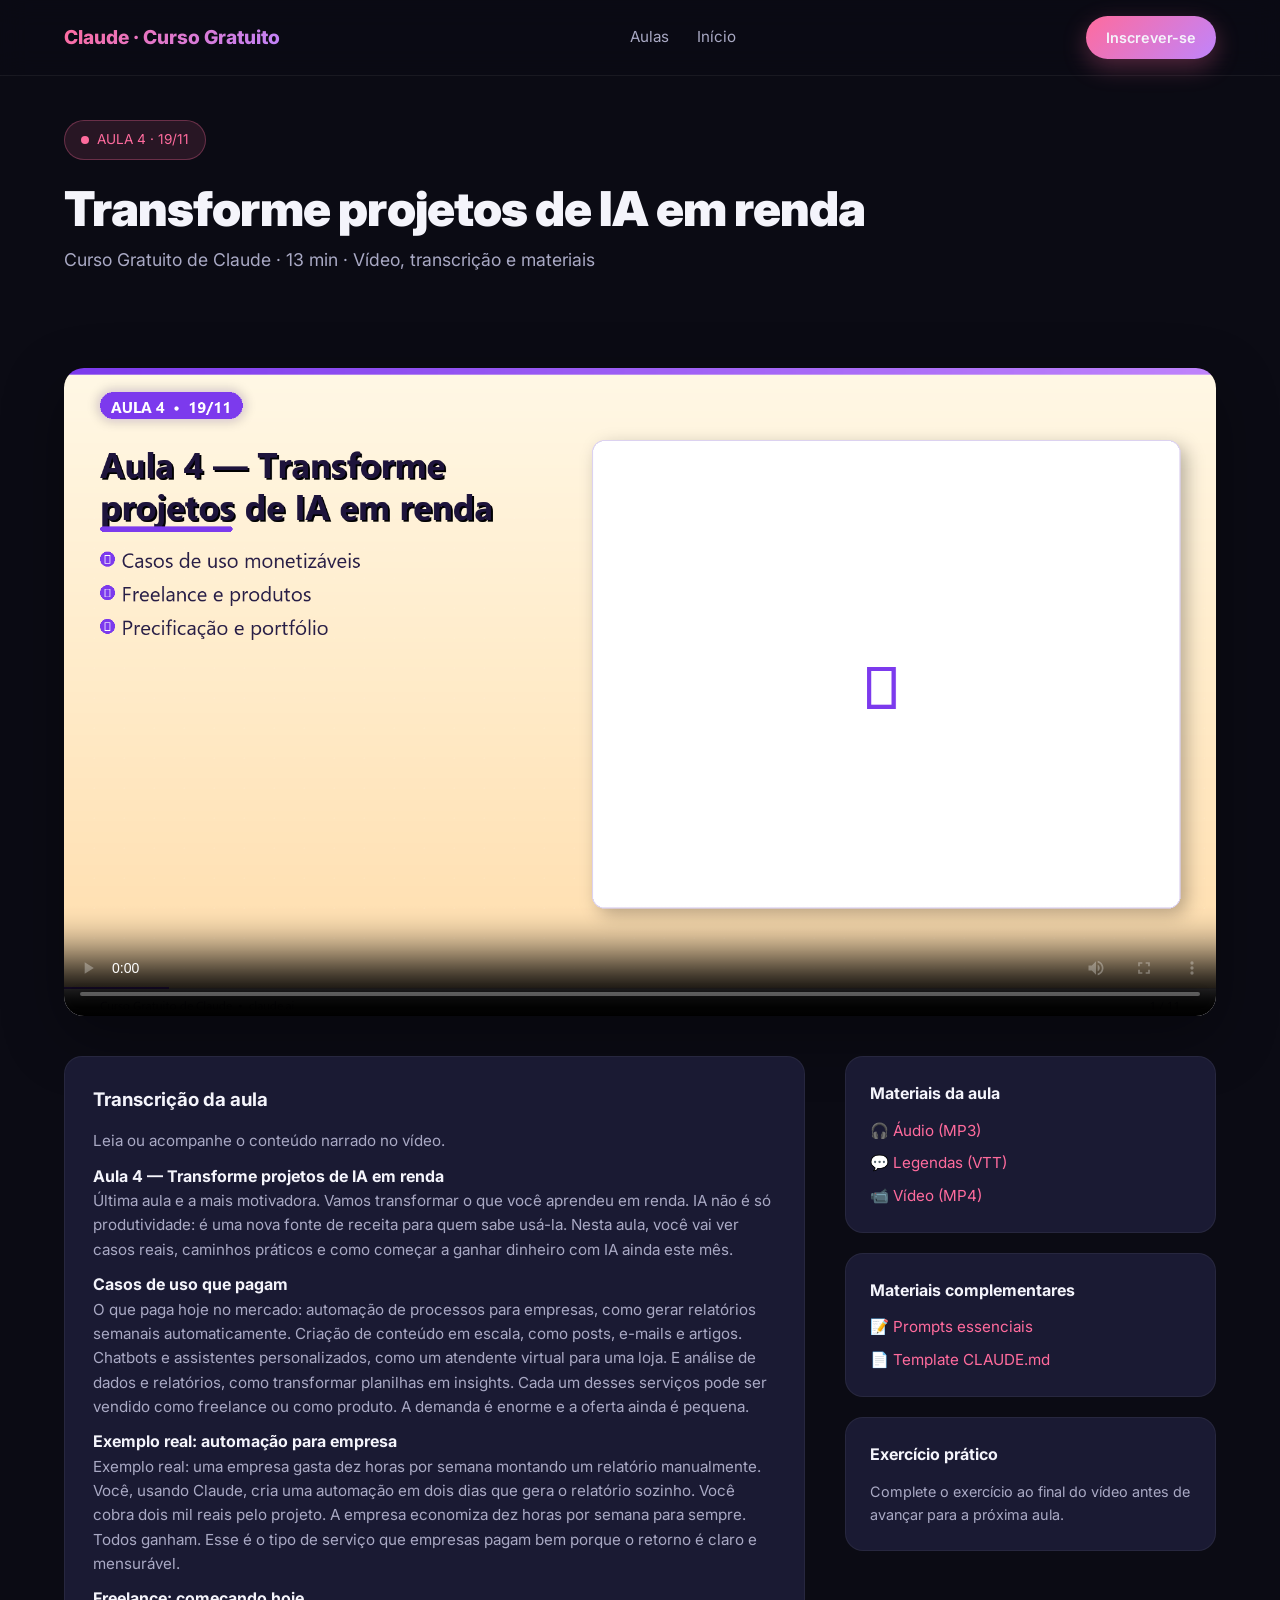
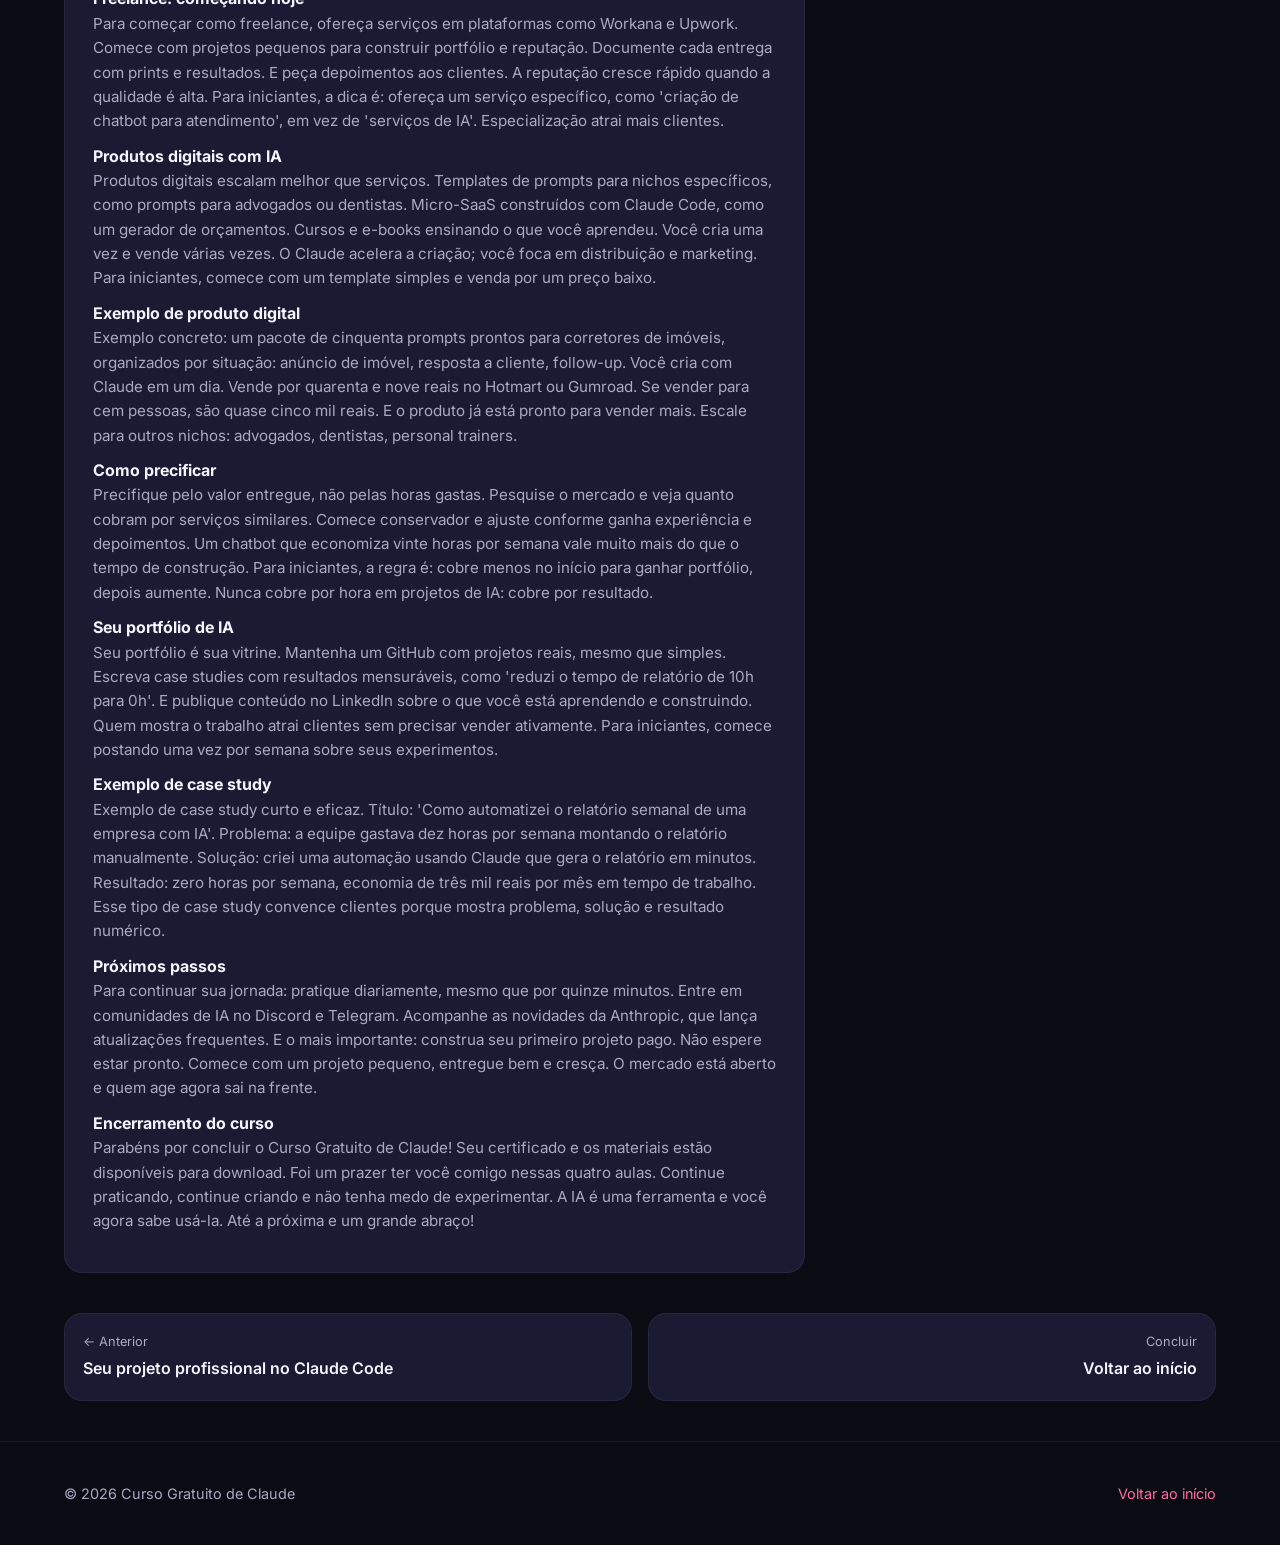
<file: aulas/aula-4.html>
<!DOCTYPE html>
<html lang="pt-BR">
<head>
<meta charset="UTF-8">
<meta name="viewport" content="width=device-width,initial-scale=1">
<title>Aula 4 — Transforme projetos de IA em renda | Curso Gratuito de Claude</title>
<meta name="description" content="Transforme projetos de IA em renda. Aula 4 do Curso Gratuito de Claude.">
<meta name="robots" content="index,follow">
<link rel="canonical" href="https://marcosantoniosantos.github.io/curso-claude/aulas/aula-4.html">
<link rel="preconnect" href="https://fonts.googleapis.com">
<link rel="preconnect" href="https://fonts.gstatic.com" crossorigin>
<link href="https://fonts.googleapis.com/css2?family=Inter:wght@400;500;600;700;800;900&display=swap" rel="stylesheet">
<link rel="stylesheet" href="../assets/css/style.css">
</head>
<body>
<nav>
  <div class="inner">
    <a class="logo" href="../index.html">Claude · Curso Gratuito</a>
    <div class="nav-links">
      <a href="../index.html#aulas">Aulas</a>
      <a href="../index.html">Início</a>
    </div>
    <a class="nav-cta" href="../index.html#inscricao">Inscrever-se</a>
  </div>
</nav>

<section class="aula-hero">
  <div class="container">
    <div class="badge"><span class="dot"></span>AULA 4 · 19/11</div>
    <h1>Transforme projetos de IA em renda</h1>
    <p class="sub">Curso Gratuito de Claude · 13 min · Vídeo, transcrição e materiais</p>
  </div>
</section>

<div class="container">
  <div class="player-wrap">
    <video controls preload="metadata" poster="../assets/images/aula-4/slide-00.png">
      <source src="../videos/aula-4.mp4" type="video/mp4">
      <track kind="subtitles" src="../legendas/aula-4.vtt" srclang="pt" label="Português" default>
      Seu navegador não suporta vídeo HTML5.
    </video>
  </div>

  <div class="aula-body">
    <div>
      <div class="transcript">
        <h3>Transcrição da aula</h3>
        <p>Leia ou acompanhe o conteúdo narrado no vídeo.</p>
        <div class='t-slide'><strong>Aula 4 — Transforme projetos de IA em renda</strong><p>Última aula e a mais motivadora. Vamos transformar o que você aprendeu em renda. IA não é só produtividade: é uma nova fonte de receita para quem sabe usá-la. Nesta aula, você vai ver casos reais, caminhos práticos e como começar a ganhar dinheiro com IA ainda este mês.</p></div>
<div class='t-slide'><strong>Casos de uso que pagam</strong><p>O que paga hoje no mercado: automação de processos para empresas, como gerar relatórios semanais automaticamente. Criação de conteúdo em escala, como posts, e-mails e artigos. Chatbots e assistentes personalizados, como um atendente virtual para uma loja. E análise de dados e relatórios, como transformar planilhas em insights. Cada um desses serviços pode ser vendido como freelance ou como produto. A demanda é enorme e a oferta ainda é pequena.</p></div>
<div class='t-slide'><strong>Exemplo real: automação para empresa</strong><p>Exemplo real: uma empresa gasta dez horas por semana montando um relatório manualmente. Você, usando Claude, cria uma automação em dois dias que gera o relatório sozinho. Você cobra dois mil reais pelo projeto. A empresa economiza dez horas por semana para sempre. Todos ganham. Esse é o tipo de serviço que empresas pagam bem porque o retorno é claro e mensurável.</p></div>
<div class='t-slide'><strong>Freelance: começando hoje</strong><p>Para começar como freelance, ofereça serviços em plataformas como Workana e Upwork. Comece com projetos pequenos para construir portfólio e reputação. Documente cada entrega com prints e resultados. E peça depoimentos aos clientes. A reputação cresce rápido quando a qualidade é alta. Para iniciantes, a dica é: ofereça um serviço específico, como 'criação de chatbot para atendimento', em vez de 'serviços de IA'. Especialização atrai mais clientes.</p></div>
<div class='t-slide'><strong>Produtos digitais com IA</strong><p>Produtos digitais escalam melhor que serviços. Templates de prompts para nichos específicos, como prompts para advogados ou dentistas. Micro-SaaS construídos com Claude Code, como um gerador de orçamentos. Cursos e e-books ensinando o que você aprendeu. Você cria uma vez e vende várias vezes. O Claude acelera a criação; você foca em distribuição e marketing. Para iniciantes, comece com um template simples e venda por um preço baixo.</p></div>
<div class='t-slide'><strong>Exemplo de produto digital</strong><p>Exemplo concreto: um pacote de cinquenta prompts prontos para corretores de imóveis, organizados por situação: anúncio de imóvel, resposta a cliente, follow-up. Você cria com Claude em um dia. Vende por quarenta e nove reais no Hotmart ou Gumroad. Se vender para cem pessoas, são quase cinco mil reais. E o produto já está pronto para vender mais. Escale para outros nichos: advogados, dentistas, personal trainers.</p></div>
<div class='t-slide'><strong>Como precificar</strong><p>Precifique pelo valor entregue, não pelas horas gastas. Pesquise o mercado e veja quanto cobram por serviços similares. Comece conservador e ajuste conforme ganha experiência e depoimentos. Um chatbot que economiza vinte horas por semana vale muito mais do que o tempo de construção. Para iniciantes, a regra é: cobre menos no início para ganhar portfólio, depois aumente. Nunca cobre por hora em projetos de IA: cobre por resultado.</p></div>
<div class='t-slide'><strong>Seu portfólio de IA</strong><p>Seu portfólio é sua vitrine. Mantenha um GitHub com projetos reais, mesmo que simples. Escreva case studies com resultados mensuráveis, como 'reduzi o tempo de relatório de 10h para 0h'. E publique conteúdo no LinkedIn sobre o que você está aprendendo e construindo. Quem mostra o trabalho atrai clientes sem precisar vender ativamente. Para iniciantes, comece postando uma vez por semana sobre seus experimentos.</p></div>
<div class='t-slide'><strong>Exemplo de case study</strong><p>Exemplo de case study curto e eficaz. Título: 'Como automatizei o relatório semanal de uma empresa com IA'. Problema: a equipe gastava dez horas por semana montando o relatório manualmente. Solução: criei uma automação usando Claude que gera o relatório em minutos. Resultado: zero horas por semana, economia de três mil reais por mês em tempo de trabalho. Esse tipo de case study convence clientes porque mostra problema, solução e resultado numérico.</p></div>
<div class='t-slide'><strong>Próximos passos</strong><p>Para continuar sua jornada: pratique diariamente, mesmo que por quinze minutos. Entre em comunidades de IA no Discord e Telegram. Acompanhe as novidades da Anthropic, que lança atualizações frequentes. E o mais importante: construa seu primeiro projeto pago. Não espere estar pronto. Comece com um projeto pequeno, entregue bem e cresça. O mercado está aberto e quem age agora sai na frente.</p></div>
<div class='t-slide'><strong>Encerramento do curso</strong><p>Parabéns por concluir o Curso Gratuito de Claude! Seu certificado e os materiais estão disponíveis para download. Foi um prazer ter você comigo nessas quatro aulas. Continue praticando, continue criando e não tenha medo de experimentar. A IA é uma ferramenta e você agora sabe usá-la. Até a próxima e um grande abraço!</p></div>
      </div>
    </div>
    <aside class="sidebar">
      <div class="card">
        <h4>Materiais da aula</h4>
        <a class="link" href="../audio/aula-4.mp3" download>🎧 Áudio (MP3)</a>
        <a class="link" href="../legendas/aula-4.vtt" download>💬 Legendas (VTT)</a>
        <a class="link" href="../videos/aula-4.mp4" download>📹 Vídeo (MP4)</a>
      </div>
      <div class="card">
        <h4>Materiais complementares</h4>
        <a class="link" href="../materiais/prompts-essenciais.md">📝 Prompts essenciais</a>
        <a class="link" href="../materiais/CLAUDE.md.template">📄 Template CLAUDE.md</a>
      </div>
      <div class="card">
        <h4>Exercício prático</h4>
        <p style="color:var(--muted);font-size:.9rem">Complete o exercício ao final do vídeo antes de avançar para a próxima aula.</p>
      </div>
    </aside>
  </div>

  <div class="nav-aulas">
    <a href="aula-3.html"><div class="label">← Anterior</div><div class="title">Seu projeto profissional no Claude Code</div></a>
    <a href="../index.html" style="text-align:right"><div class="label">Concluir</div><div class="title">Voltar ao início</div></a>
  </div>
</div>

<footer>
  <div class="container inner">
    <div>© 2026 Curso Gratuito de Claude</div>
    <div><a href="../index.html" style="color:var(--accent)">Voltar ao início</a></div>
  </div>
</footer>
</body>
</html>
</file>
<file: assets/css/style.css>
:root{
  --bg:#0b0b14;
  --bg2:#13132a;
  --card:#1a1a33;
  --text:#f4f4fb;
  --muted:#a9a9c4;
  --accent:#ff6b9d;
  --accent2:#c084fc;
  --accent3:#fbbf24;
  --grad:linear-gradient(135deg,#ff6b9d,#c084fc);
  --grad2:linear-gradient(135deg,#fbbf24,#ff6b9d);
  --radius:18px;
  --shadow:0 20px 60px rgba(0,0,0,.35);
}
*{box-sizing:border-box;margin:0;padding:0}
html{scroll-behavior:smooth}
body{
  font-family:'Inter',system-ui,-apple-system,sans-serif;
  background:var(--bg);
  color:var(--text);
  line-height:1.6;
  overflow-x:hidden;
}
a{color:inherit;text-decoration:none}
img,video{max-width:100%;display:block}
.container{max-width:1200px;margin:0 auto;padding:0 24px}

/* Nav */
nav{
  position:fixed;top:0;left:0;right:0;z-index:50;
  backdrop-filter:blur(14px);
  background:rgba(11,11,20,.7);
  border-bottom:1px solid rgba(255,255,255,.06);
}
nav .inner{display:flex;align-items:center;justify-content:space-between;padding:16px 24px;max-width:1200px;margin:0 auto}
.logo{font-weight:800;font-size:1.2rem;background:var(--grad);-webkit-background-clip:text;background-clip:text;color:transparent}
.nav-links{display:flex;gap:28px;font-size:.95rem;color:var(--muted)}
.nav-links a:hover{color:var(--text)}
.nav-cta{background:var(--grad);padding:10px 20px;border-radius:999px;font-weight:600;font-size:.9rem;box-shadow:0 8px 24px rgba(255,107,157,.3)}

/* Hero */
.hero{padding:140px 0 80px;position:relative}
.hero::before{
  content:'';position:absolute;inset:0;
  background:radial-gradient(800px 500px at 20% 10%,rgba(255,107,157,.25),transparent 60%),
            radial-gradient(700px 400px at 80% 30%,rgba(192,132,252,.2),transparent 60%);
  pointer-events:none;
}
.hero-grid{display:grid;grid-template-columns:1.1fr 1fr;gap:60px;align-items:center}
.badge{
  display:inline-flex;align-items:center;gap:8px;
  background:rgba(255,107,157,.12);border:1px solid rgba(255,107,157,.3);
  padding:8px 16px;border-radius:999px;font-size:.85rem;color:var(--accent);
  margin-bottom:24px;
}
.badge .dot{width:8px;height:8px;border-radius:50%;background:var(--accent);animation:pulse 1.6s infinite}
@keyframes pulse{0%,100%{opacity:1;transform:scale(1)}50%{opacity:.5;transform:scale(1.4)}}
h1{font-size:clamp(2.4rem,5vw,4rem);line-height:1.05;font-weight:900;letter-spacing:-.02em;margin-bottom:20px}
h1 .grad{background:var(--grad);-webkit-background-clip:text;background-clip:text;color:transparent}
.hero p{font-size:1.15rem;color:var(--muted);max-width:520px;margin-bottom:32px}
.hero-actions{display:flex;gap:14px;flex-wrap:wrap}
.btn{display:inline-flex;align-items:center;gap:8px;padding:14px 26px;border-radius:999px;font-weight:600;transition:.25s;cursor:pointer;border:none;font-size:1rem}
.btn-primary{background:var(--grad);color:#fff;box-shadow:0 12px 32px rgba(255,107,157,.35)}
.btn-primary:hover{transform:translateY(-2px);box-shadow:0 16px 40px rgba(255,107,157,.45)}
.btn-ghost{background:rgba(255,255,255,.06);border:1px solid rgba(255,255,255,.12);color:var(--text)}
.btn-ghost:hover{background:rgba(255,255,255,.1)}
.hero-card{
  background:linear-gradient(160deg,rgba(255,255,255,.08),rgba(255,255,255,.02));
  border:1px solid rgba(255,255,255,.1);
  border-radius:24px;padding:28px;box-shadow:var(--shadow);position:relative;overflow:hidden;
}
.hero-card .thumb{
  aspect-ratio:16/9;border-radius:14px;background:var(--grad);
  display:flex;align-items:center;justify-content:center;font-size:4rem;margin-bottom:18px;
  position:relative;overflow:hidden;
}
.hero-card .thumb::after{content:'';position:absolute;inset:0;background:linear-gradient(135deg,transparent,rgba(0,0,0,.25))}
.hero-card h3{font-size:1.2rem;margin-bottom:6px}
.hero-card p{color:var(--muted);font-size:.95rem}

/* Stats */
.stats{display:grid;grid-template-columns:repeat(4,1fr);gap:20px;margin:60px 0}
.stat{background:var(--card);border:1px solid rgba(255,255,255,.06);border-radius:var(--radius);padding:24px;text-align:center}
.stat .num{font-size:2.4rem;font-weight:900;background:var(--grad);-webkit-background-clip:text;background-clip:text;color:transparent}
.stat .label{color:var(--muted);font-size:.9rem;margin-top:4px}

/* Section */
section{padding:80px 0}
.section-head{text-align:center;margin-bottom:50px}
.section-head .eyebrow{color:var(--accent);font-weight:600;font-size:.9rem;letter-spacing:.1em;text-transform:uppercase;margin-bottom:10px}
.section-head h2{font-size:clamp(1.8rem,3.5vw,2.8rem);font-weight:800;margin-bottom:14px}
.section-head p{color:var(--muted);max-width:640px;margin:0 auto}

/* Aulas grid */
.aulas-grid{display:grid;grid-template-columns:repeat(2,1fr);gap:24px}
.aula-card{
  background:var(--card);border:1px solid rgba(255,255,255,.06);border-radius:var(--radius);
  padding:28px;transition:.3s;position:relative;overflow:hidden;cursor:pointer;
}
.aula-card:hover{transform:translateY(-6px);border-color:rgba(255,107,157,.4);box-shadow:0 20px 50px rgba(255,107,157,.15)}
.aula-card .num{font-size:.85rem;color:var(--accent);font-weight:700;letter-spacing:.1em;margin-bottom:8px}
.aula-card h3{font-size:1.35rem;font-weight:700;margin-bottom:10px}
.aula-card p{color:var(--muted);font-size:.95rem;margin-bottom:16px}
.aula-card .meta{display:flex;gap:14px;font-size:.85rem;color:var(--muted)}
.aula-card .meta span{display:flex;align-items:center;gap:6px}
.aula-card .arrow{position:absolute;right:24px;bottom:24px;font-size:1.4rem;opacity:.4;transition:.3s}
.aula-card:hover .arrow{opacity:1;transform:translateX(4px)}

/* Features */
.features{display:grid;grid-template-columns:repeat(3,1fr);gap:24px}
.feature{background:var(--card);border:1px solid rgba(255,255,255,.06);border-radius:var(--radius);padding:30px;transition:.3s}
.feature:hover{border-color:rgba(192,132,252,.4)}
.feature .icon{width:52px;height:52px;border-radius:14px;background:var(--grad);display:flex;align-items:center;justify-content:center;font-size:1.5rem;margin-bottom:18px}
.feature h3{font-size:1.15rem;margin-bottom:8px}
.feature p{color:var(--muted);font-size:.95rem}

/* CTA */
.cta{background:linear-gradient(135deg,rgba(255,107,157,.15),rgba(192,132,252,.15));border:1px solid rgba(255,255,255,.1);border-radius:28px;padding:60px;text-align:center;margin:40px 0}
.cta h2{font-size:clamp(1.8rem,3vw,2.6rem);margin-bottom:14px}
.cta p{color:var(--muted);max-width:560px;margin:0 auto 28px}

/* Footer */
footer{padding:40px 0;border-top:1px solid rgba(255,255,255,.06);color:var(--muted);font-size:.9rem}
footer .inner{display:flex;justify-content:space-between;flex-wrap:wrap;gap:16px}

/* Aula page */
.aula-hero{padding:120px 0 40px}
.aula-hero h1{font-size:clamp(2rem,4vw,3rem);margin-bottom:12px}
.aula-hero .sub{color:var(--muted);font-size:1.1rem;margin-bottom:24px}
.player-wrap{background:#000;border-radius:20px;overflow:hidden;box-shadow:var(--shadow);margin:30px 0}
.player-wrap video{width:100%;display:block}
.aula-body{display:grid;grid-template-columns:2fr 1fr;gap:40px;margin:40px 0}
.transcript{background:var(--card);border:1px solid rgba(255,255,255,.06);border-radius:var(--radius);padding:28px}
.transcript h3{margin-bottom:14px}
.transcript p{color:var(--muted);font-size:.95rem;margin-bottom:10px}
.transcript details{margin-top:16px}
.transcript summary{cursor:pointer;color:var(--accent);font-weight:600}
.sidebar{display:flex;flex-direction:column;gap:20px}
.card{background:var(--card);border:1px solid rgba(255,255,255,.06);border-radius:var(--radius);padding:24px}
.card h4{margin-bottom:12px}
.card a.link{display:flex;align-items:center;gap:8px;color:var(--accent);font-size:.95rem;margin-top:8px}
.nav-aulas{display:flex;justify-content:space-between;margin:40px 0;gap:16px}
.nav-aulas a{flex:1;background:var(--card);border:1px solid rgba(255,255,255,.06);border-radius:var(--radius);padding:18px;transition:.3s}
.nav-aulas a:hover{border-color:rgba(255,107,157,.4)}
.nav-aulas .label{font-size:.8rem;color:var(--muted)}
.nav-aulas .title{font-weight:600;margin-top:4px}

@media(max-width:900px){
  .hero-grid{grid-template-columns:1fr}
  .aulas-grid{grid-template-columns:1fr}
  .features{grid-template-columns:1fr}
  .stats{grid-template-columns:repeat(2,1fr)}
  .aula-body{grid-template-columns:1fr}
  .nav-links{display:none}
}
@media(max-width:600px){
  .stats{grid-template-columns:1fr}
  .hero{padding:120px 0 60px}
}
</file>
